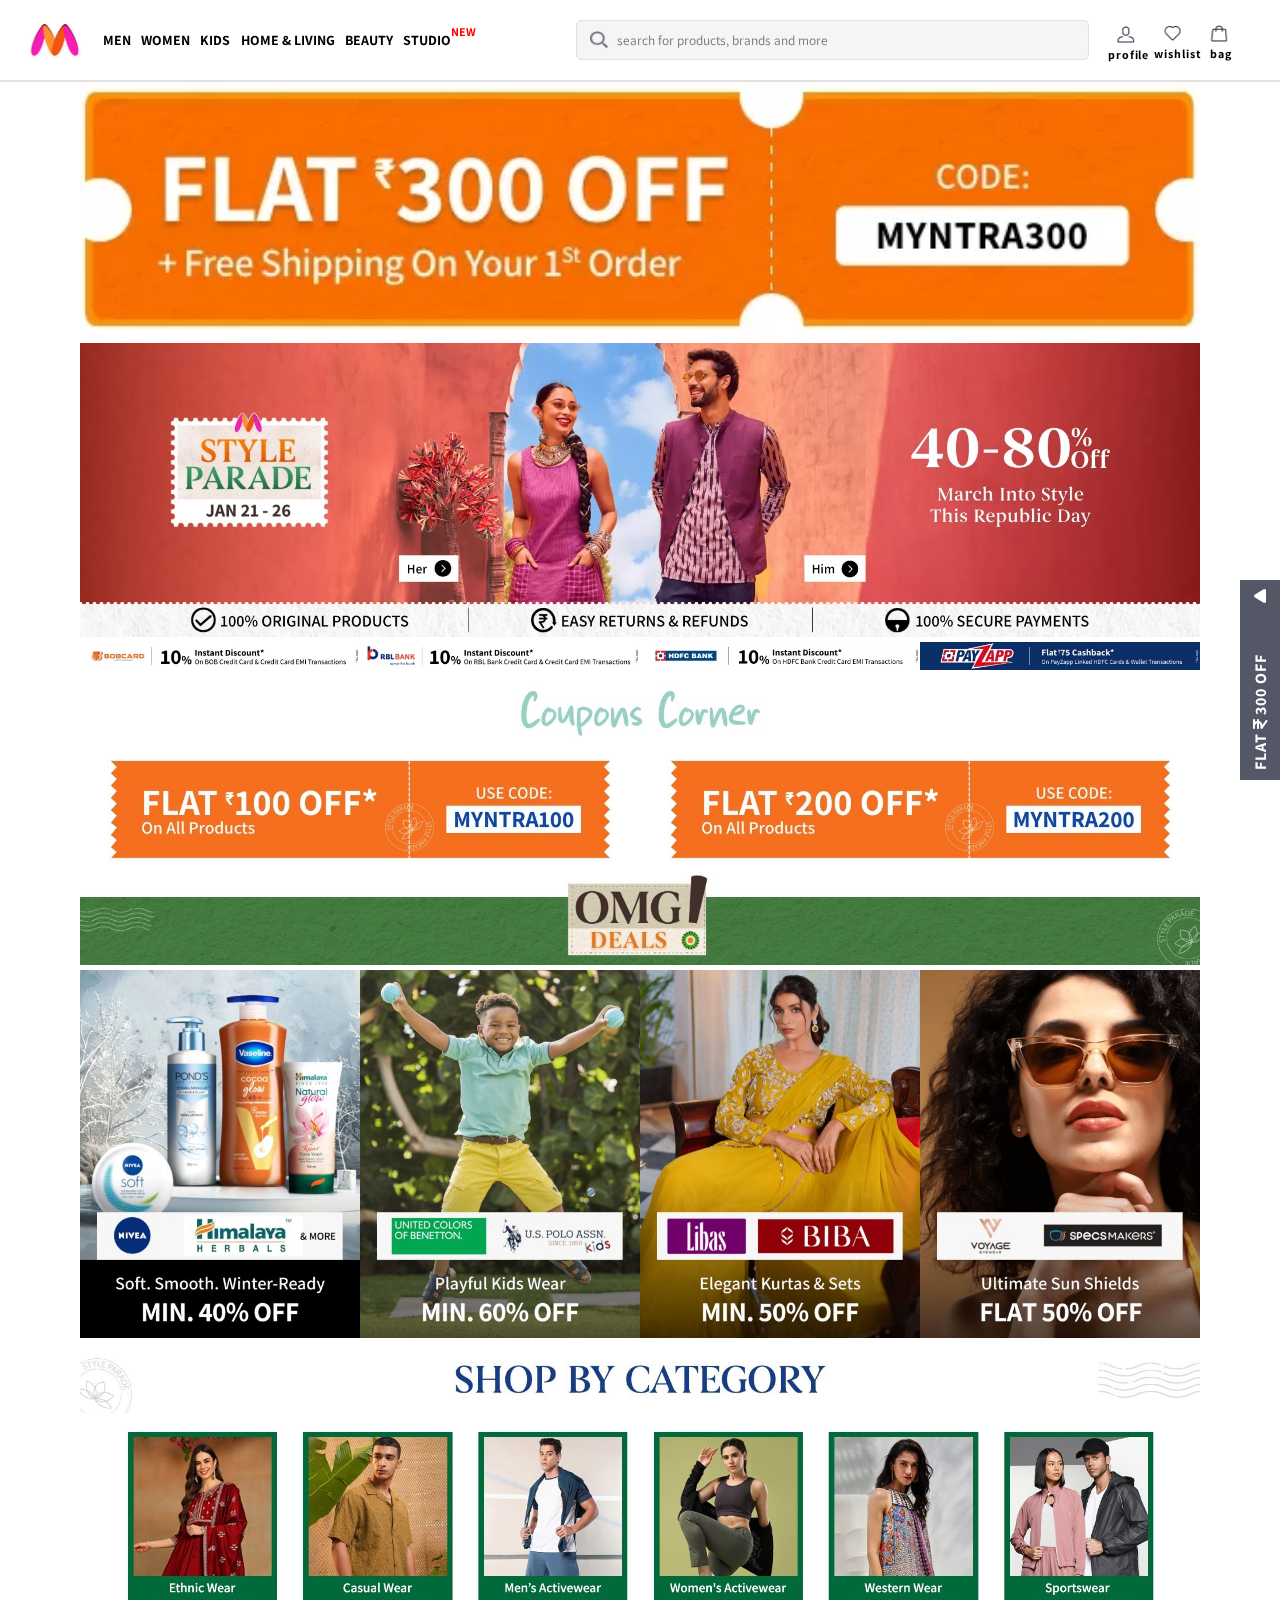
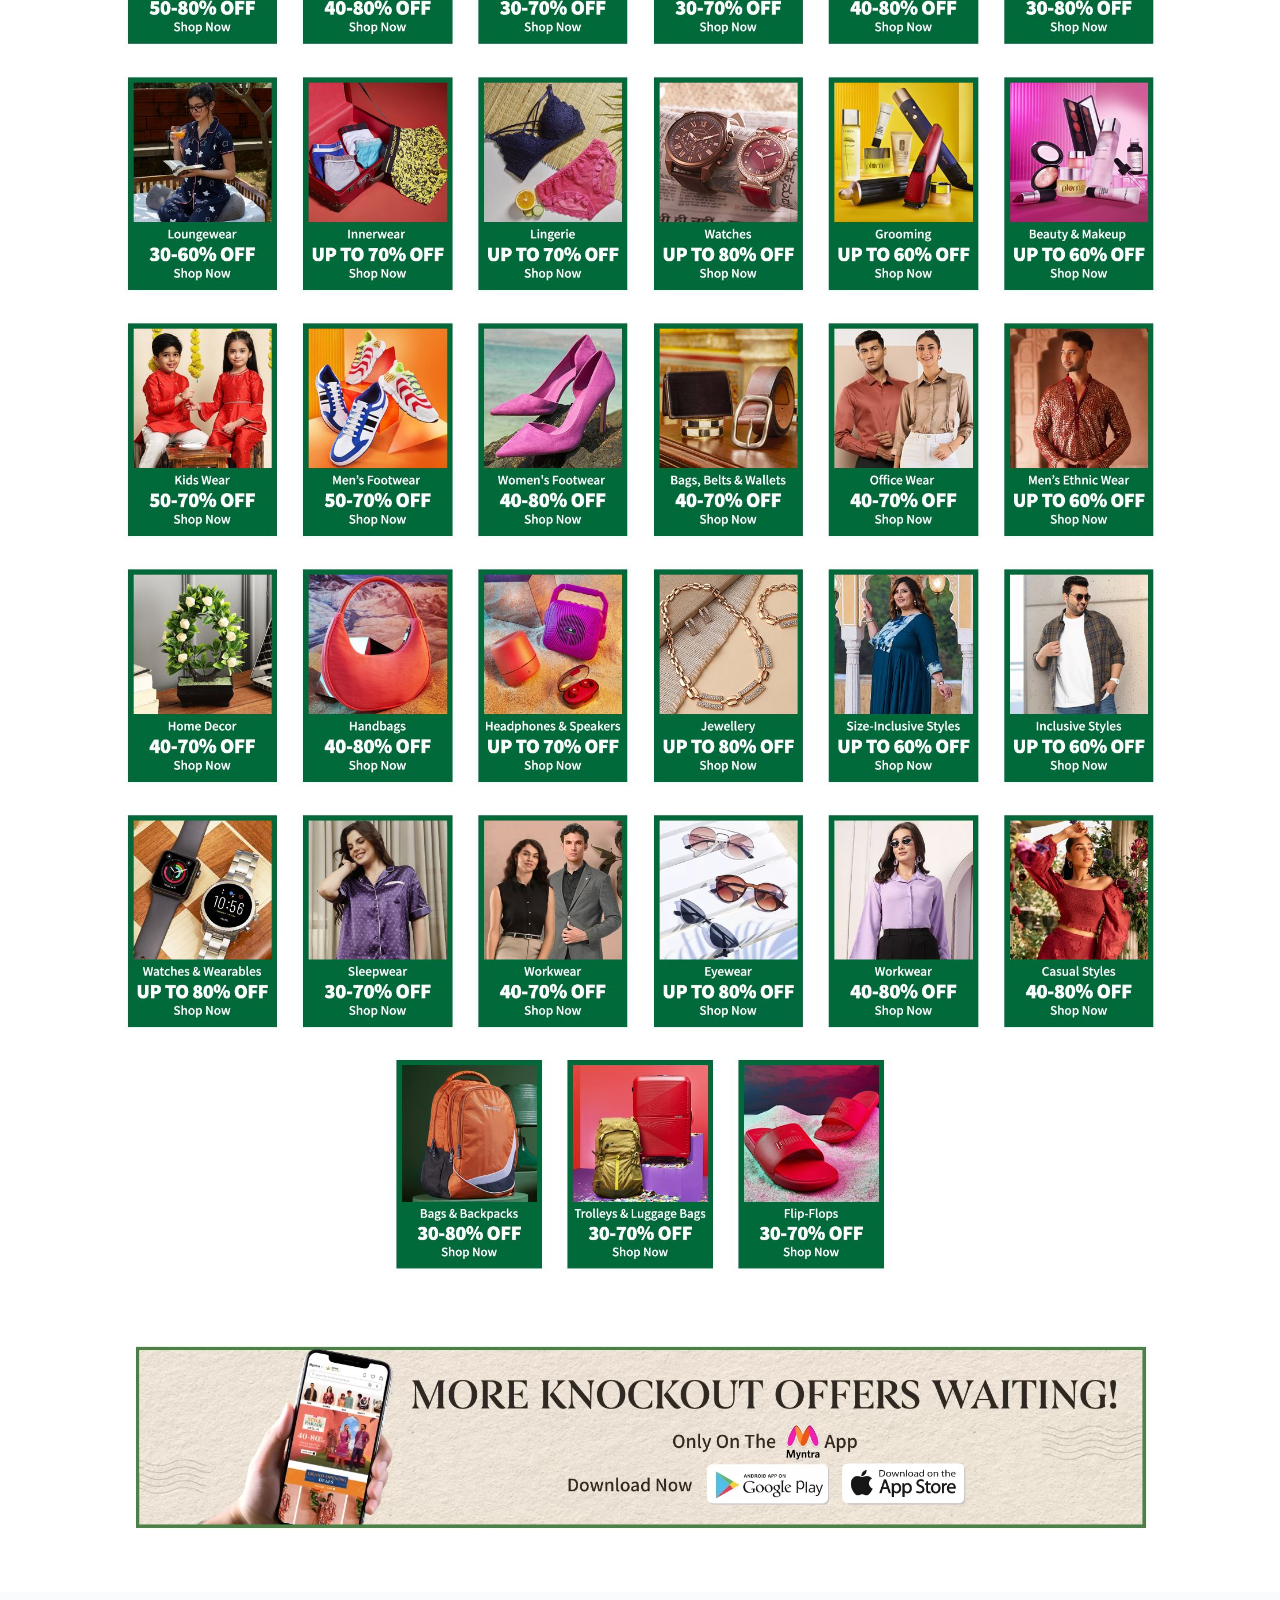
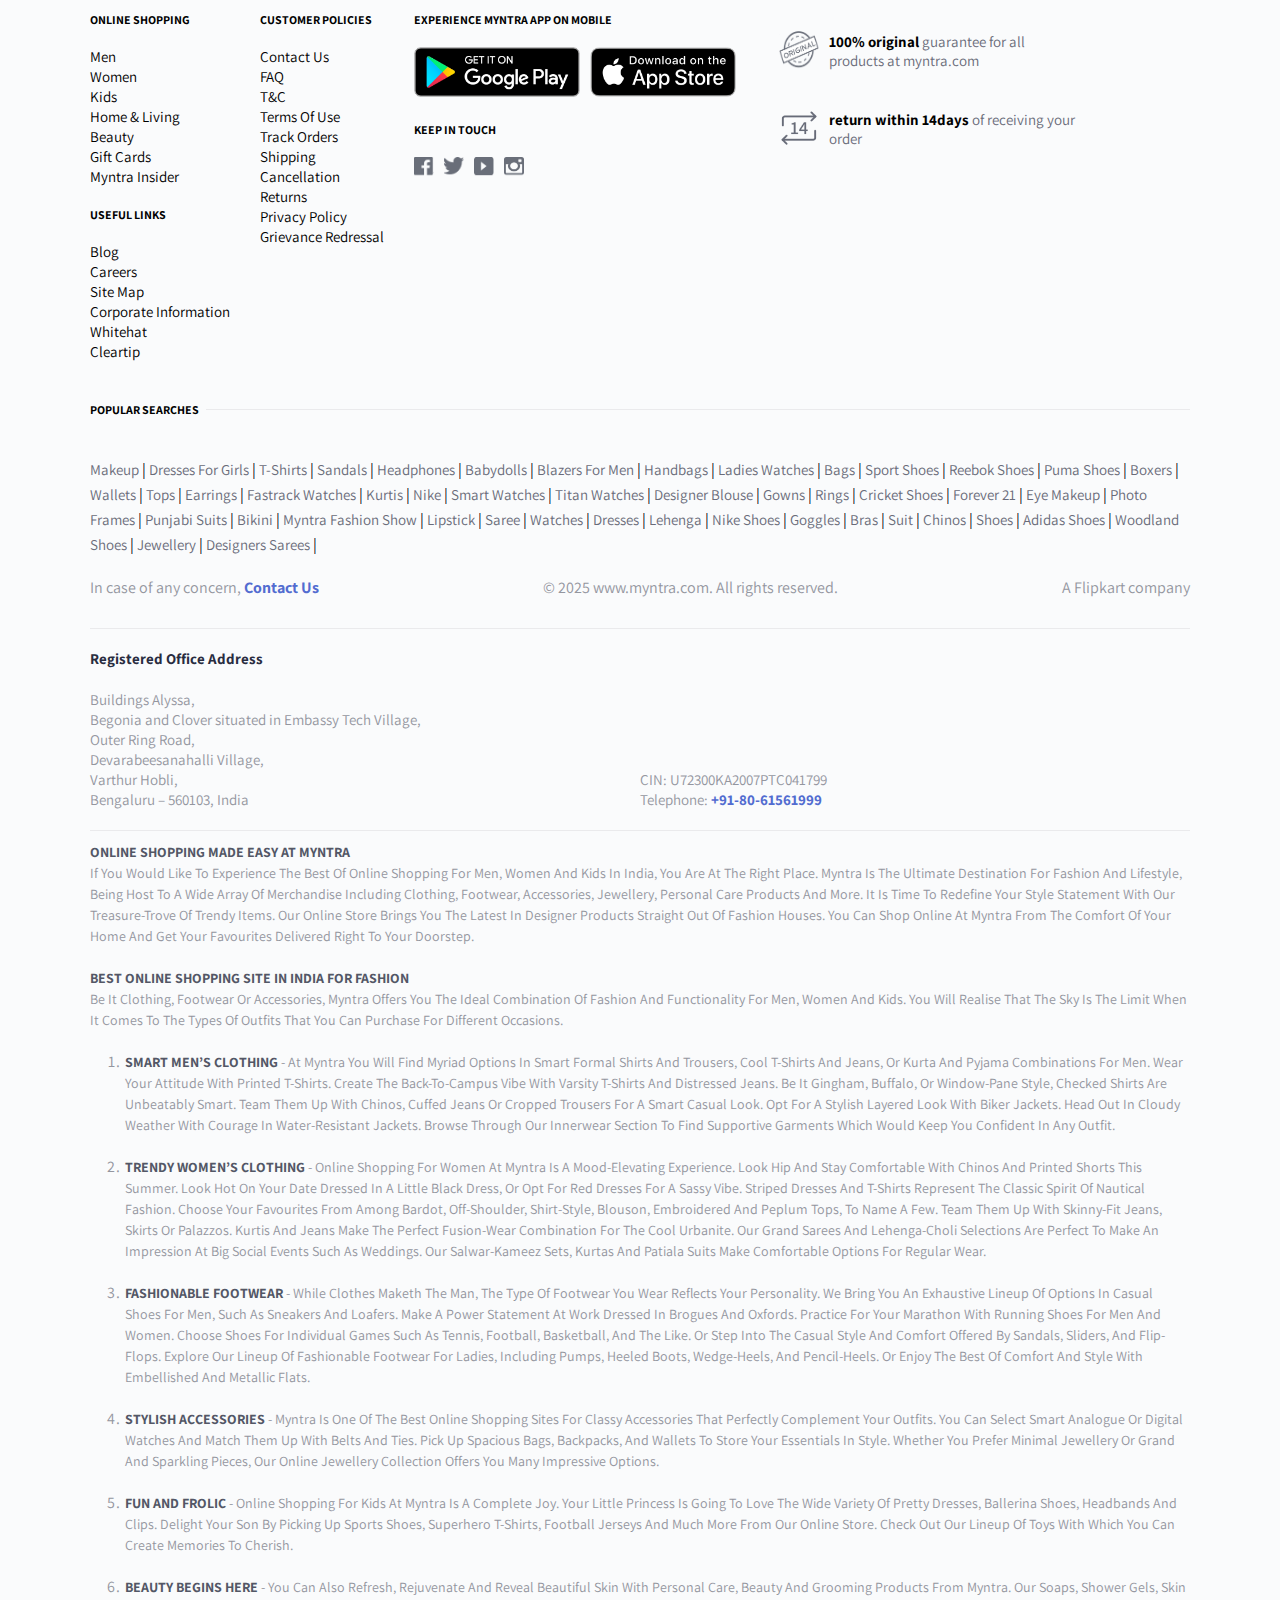
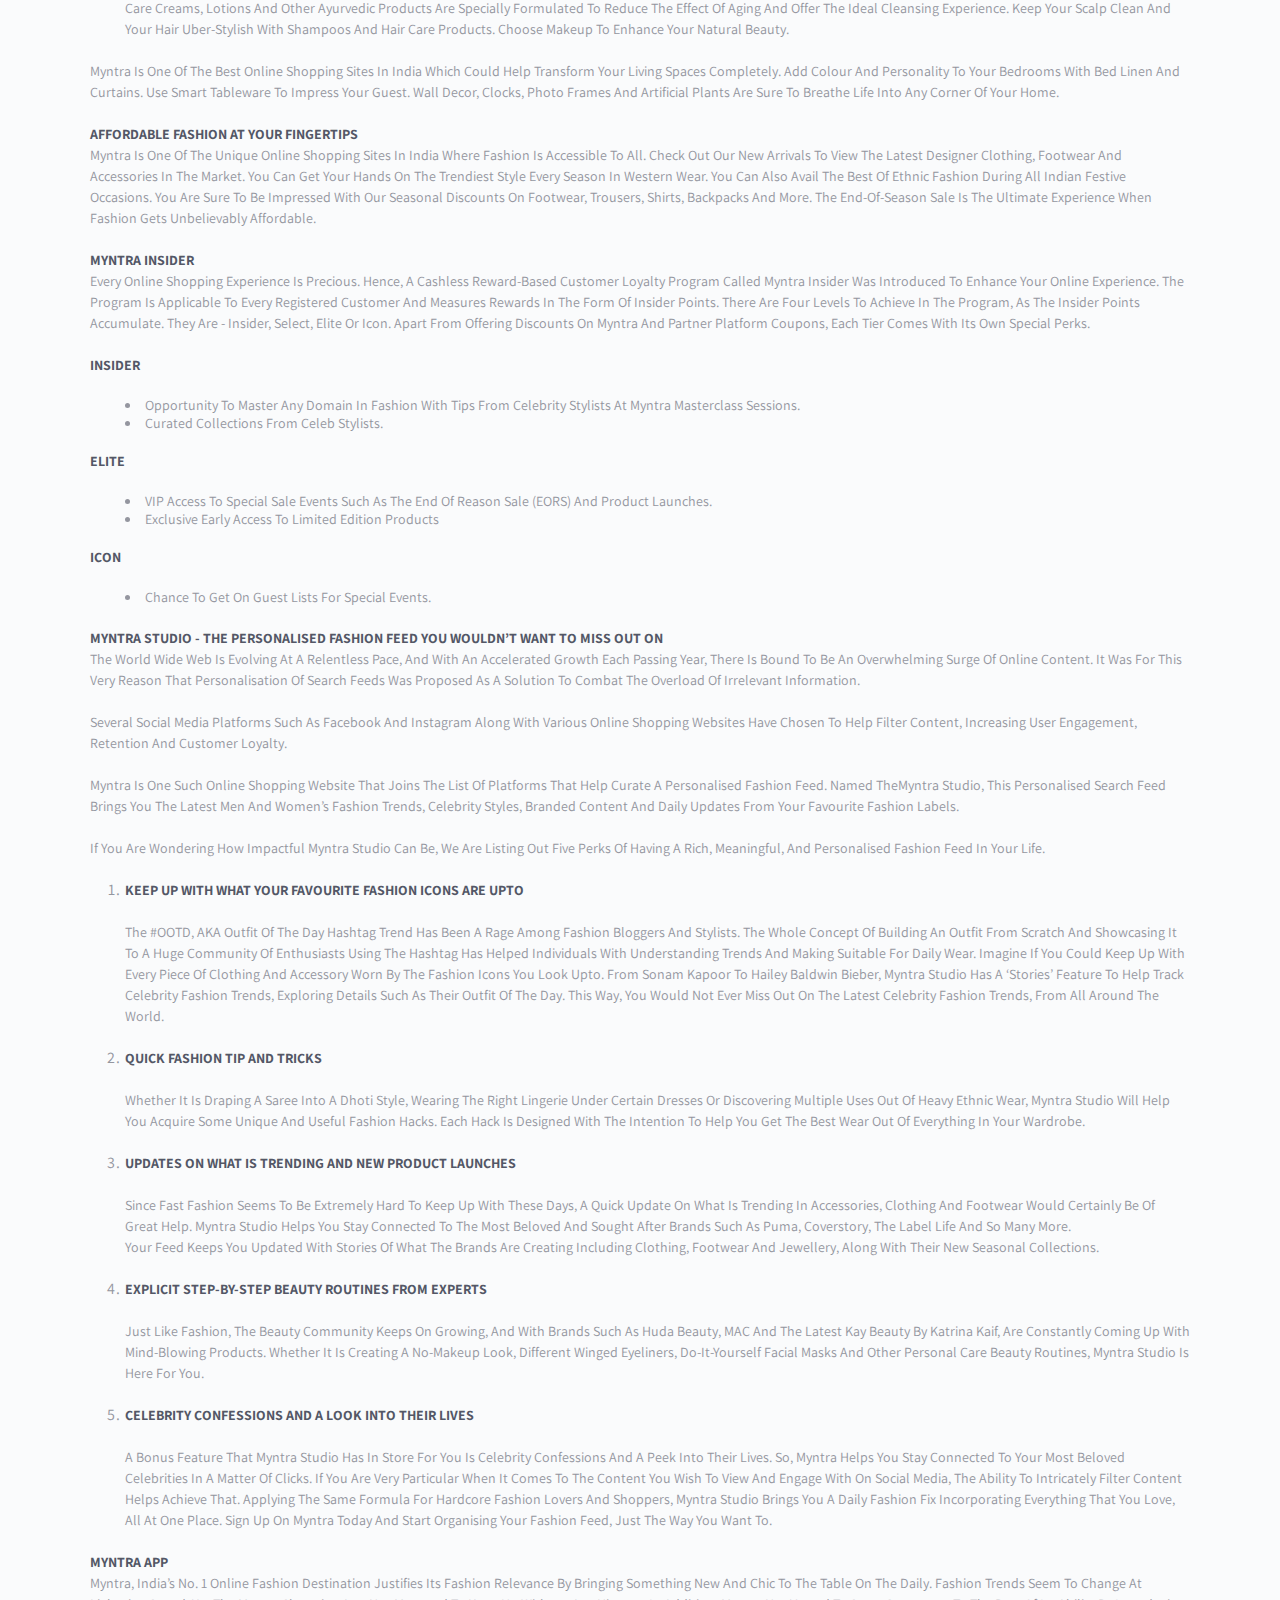
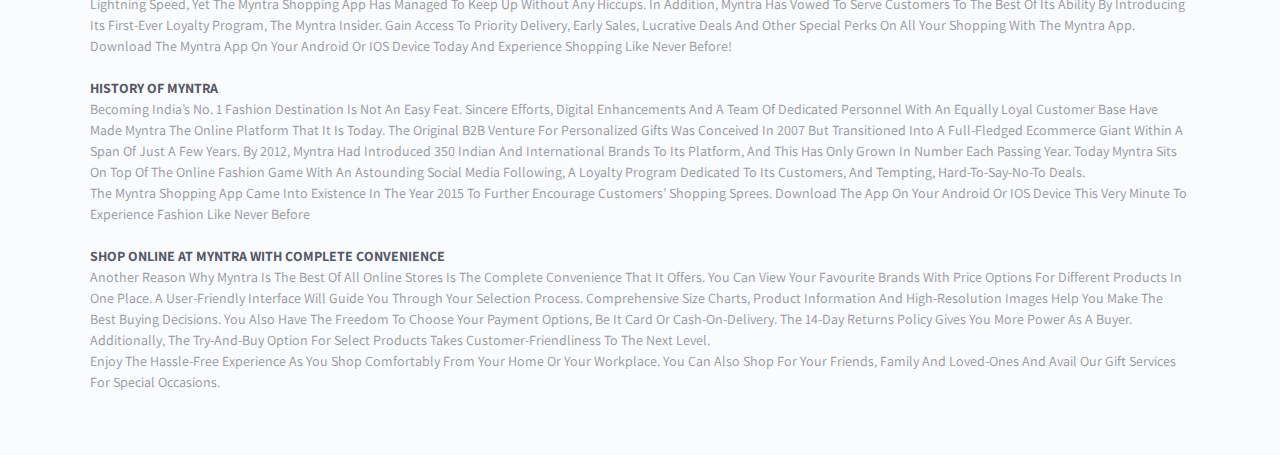
<file: index.html>
<!DOCTYPE html>
<html lang="en">

<head>
    <meta charset="UTF-8">
    <meta name="viewport" content="width=device-width, initial-scale=1.0">
    <title>myntra</title>
    <link rel="stylesheet" href="https://cdnjs.cloudflare.com/ajax/libs/font-awesome/6.7.2/css/all.min.css" integrity="sha512-Evv84Mr4kqVGRNSgIGL/F/aIDqQb7xQ2vcrdIwxfjThSH8CSR7PBEakCr51Ck+w+/U6swU2Im1vVX0SVk9ABhg==" crossorigin="anonymous" referrerpolicy="no-referrer" />
    <link rel="stylesheet" href="./css/style.css">
</head>

<body>
    <header>
        <a href="index.html">
            <div class="logo">
            </div>
        </a>

        <nav>
            <ul>
                <li><a href="#">Men</a>
                    <div class="menu">
                        <div class="innermenu">
                        <ul>
                            <li><span><a href="#">Topwear</a></span>
                                <ul>
                                    <a href="./menT-shirt.html"><li>T-shirt</li></a>
                                    <a href="#"><li>Casual Shirt</li></a>
                                    <a href="#"><li>Formal Shirt</li></a>
                                    <a href="#"><li>Sweatshirt</li></a>
                                    <a href="#"><li>sweaters</li></a>
                                    <a href="#"><li>Jacket</li></a>
                                    <a href="#"><li>Blazer & coats</li></a>
                                    <a href="#"><li>suits</li></a>
                                    <a href="#"><li>rain jackets</li></a>
                                </ul>
                            </li>
                            <hr>
                            <li><span><a href="#">Indian & festive wear</a></span>
                                <ul>
                                    <a href="#"><li>kurtas & kurta sets</li></a>
                                    <a href="#"><li>sherwanis</li></a>
                                    <a href="#"><li>nehru jackets</li></a>
                                    <a href="#"><li>dhotis</li></a>
                                </ul>
                            </li>
                        </ul>
                        <ul>
                            <li><span><a href="#">Bottomwear</a></span>
                                <ul>
                                    <a href="#"><li>jeans</li></a>
                                    <a href="#"><li>Casual Trousers</li></a>
                                    <a href="#"><li>Formal Trousers</li></a>
                                    <a href="#"><li>Shorts</li></a>
                                    <a href="#"><li>Track Pants & joggers</li></a>
                                </ul>
                            </li>
                            <hr>
                            <li><span><a href="#">Innerwear & sleepwear</a></span>
                                <ul>
                                    <a href="#"><li>briefs & trunks</li></a>
                                    <a href="#"><li>boxers</li></a>
                                    <a href="#"><li>vests</li></a>
                                    <a href="#"><li>sleepwear & loungwear</li></a>
                                    <a href="#"><li>thermals</li></a>
                                </ul>
                            </li>
                            <hr>
                            <li><span><a href="#">Plus size</a></span></li>
                        </ul>
                        <ul>
                            <li><span><a href="#">Footwear</a></span>
                                <ul>
                                    <a href="#"><li>casual shoes</li></a>
                                    <a href="#"><li>sports shoes</li></a>
                                    <a href="#"><li>formal shoes</li></a>
                                    <a href="#"><li>sneakers</li></a>
                                    <a href="#"><li>sandals & floaters</li></a>
                                    <a href="#"><li>flip flops</li></a>
                                    <a href="#"><li>socks</li></a>
                                </ul>
                            </li>
                            <hr>
                            <li><span><a href="#">Personal care & grooming</a></span></li>
                            <li><span><a href="#">Sunglasses & frames</a></span></li>
                            <li><span><a href="#">Watches</a></span></li>
                        </ul>
                        <ul>
                            <li><span><a href="#">Sports & active wear</a></span>
                                <ul>
                                    <a href="#"><li>sports shoes</li></a>
                                    <a href="#"><li>sports sandals</li></a>
                                    <a href="#"><li>active t-shirts</li></a>
                                    <a href="#"><li>track pants & shorts</li></a>
                                    <a href="#"><li>tracksuits</li></a>
                                    <a href="#"><li>jackets & Sweatshirt</li></a>
                                    <a href="#"><li>sports accessories</li></a>
                                    <a href="#"><li>swimwear</li></a>
                                </ul>
                            </li>
                            <hr>
                            <li><span><a href="#">Gadgets</a></span>
                                <ul>
                                    <a href="#"><li>smart wearables</li></a>
                                    <a href="#"><li>fitness gadgets</li></a>
                                    <a href="#"><li>headphones</li></a>
                                    <a href="#"><li>speakers</li></a>
                                </ul>
                            </li>
                        </ul>
                        <ul>
                            <li><span><a href="#">Fashion accessories</a></span>
                                <ul>
                                    <a href="#"><li>wallets</li></a>
                                    <a href="#"><li>belts</li></a>
                                    <a href="#"><li>perfumes & body mists</li></a>
                                    <a href="#"><li>trimmers</li></a>
                                    <a href="#"><li>deodorants</li></a>
                                    <a href="#"><li>ties, cufflinks & pocket squares</li></a>
                                    <a href="#"><li>accessory gift sets</li></a>
                                    <a href="#"><li>caps & hats</li></a>
                                    <a href="#"><li>muffers, scarves & gloves</li></a>
                                    <a href="#"><li>phone cases</li></a>
                                    <a href="#"><li>rings & wristwear</li></a>
                                    <a href="#"><li>helmets</li></a>
                                </ul>
                            </li>
                            <hr>
                            <li><span><a href="#">Bags & backpacks</a></span></li>
                            <li><span><a href="#">Luggage & trolleys</a></span></li>
                        </ul>

                        </div>
                    </div>
                </li>
                <li><a href="#">women</a>
                    <div class="menu">
                        <div class="innermenu">
                        <ul>
                            <li><span><a href="#">Indian & Fusion Wear</a></span>
                                <ul>
                                    <a href="#"><li>Kurtas & Suits</li></a>
                                    <a href="#"><li>Kurtis, Tunics & Tops</li></a>
                                    <a href="#"><li>Sarees</li></a>
                                    <a href="#"><li>Ethnic Wear</li></a>
                                    <a href="#"><li>Leggings, Salwars & Churidars</li></a>
                                    <a href="#"><li>Skirts & Palazzos</li></a>
                                    <a href="#"><li>Dress Materials</li></a>
                                    <a href="#"><li>Lehenga Cholis</li></a>
                                    <a href="#"><li>Dupattas & Shawls</li></a>
                                    <a href="#"><li>Jackets</li></a>

                                </ul>
                            </li>
                            <hr>
                            <li><span><a href="#">Belts, Scarves & More</a></span>
                                <ul>
                                    
                                </ul>
                            </li>
                            <li><span><a href="#">Watches & Wearables</a></span>
                        </ul>
                        <ul>
                            <li><span><a href="#">Western Wear</a></span>
                                <ul>
                                    <a href="#"><li>Dresses</li></a>
                                    <a href="#"><li>Tops</li></a>
                                    <a href="#"><li>Tshirts</li></a>
                                    <a href="#"><li>Jeans</li></a>
                                    <a href="#"><li>Trousers & Capris</li></a>
                                    <a href="#"><li>Shorts & Skirts</li></a>
                                    <a href="#"><li>Co-ords</li></a>
                                    <a href="#"><li>Playsuits</li></a>
                                    <a href="#"><li>Jumpsuits</li></a>
                                    <a href="#"><li>Shrugs</li></a>
                                    <a href="#"><li>Sweaters & Sweatshirts</li></a>
                                    <a href="#"><li>Jackets & Coats</li></a>
                                    <a href="#"><li>Blazers & Waistcoats</li></a>
                                </ul>
                            </li>
                            <hr>
                            <li><span><a href="#">Plus size</a></span></li>
                        </ul>
                        <ul>
                            <li><span><a href="#">maternity</a></span>
                                <ul>

                                </ul>
                            </li>
                            <li><span><a href="#">sunglasses & frames</a></span></li>
                            <li><span><a href="#">footwear</a></span>
                                <ul>
                                    <a href="#"><li>flats</li></a>
                                    <a href="#"><li>casual shoes</li></a>
                                    <a href="#"><li>heels</li></a>
                                    <a href="#"><li>boots</li></a>
                                    <a href="#"><li>sports shoes & floaters</li></a>
                                </ul>
                            </li>
                            <hr>
                            <li><span><a href="#">sports & active wear</a></span>
                                <ul>
                                    <a href="#"><li>clothing</li></a>
                                    <a href="#"><li>footwear</li></a>
                                    <a href="#"><li>sports accessories</li></a>
                                    <a href="#"><li>sports equipment</li></a>
                                </ul>
                            </li>
                        </ul>
                        <ul>
                            <li><span><a href="#">lingerie & sleepwear</a></span>
                                <ul>
                                    <a href="#"><li>bra</li></a>
                                    <a href="#"><li>briefs</li></a>
                                    <a href="#"><li>shapewear</li></a>
                                    <a href="#"><li>sleepwear & loungwear</li></a>
                                    <a href="#"><li>swimwear</li></a>
                                    <a href="#"><li>camisole & thermals</li></a>
                                </ul>
                            </li>
                            <hr>
                            <li><span><a href="#">beauty & personal care</a></span>
                                <ul>
                                    <a href="#"><li>makeup</li></a>
                                    <a href="#"><li>skincare</li></a>
                                    <a href="#"><li>premium beauty</li></a>
                                    <a href="#"><li>lipstick</li></a>
                                    <a href="#"><li>fragrances</li></a>
                                </ul>
                            </li>
                        </ul>
                        <ul>
                            <li><span><a href="#">Gadgets</a></span>
                                <ul>
                                    <a href="#"><li>smart wearables</li></a>
                                    <a href="#"><li>fitness gadgets</li></a>
                                    <a href="#"><li>headphones</li></a>
                                    <a href="#"><li>speakers</li></a>
                                </ul>
                            </li>
                            <hr>
                            <li><span><a href="#">jewellery</a></span>
                                <ul>
                                    <a href="#"><li>fashion jewellery</li></a>
                                    <a href="#"><li>fine jewellery</li></a>
                                    <a href="#"><li>earing</li></a>
                                </ul>
                            </li>
                            <hr>
                            <li><span><a href="#">backpacks</a></span></li>
                            <li><span><a href="#">handbags, bags & wallets</a></span></li>
                            <li><span><a href="#">Luggage & trolleys</a></span></li>
                        </ul>

                        </div>
                    </div>
                </li>
                <li><a href="#">kids</a>
                    <div class="menu">
                        <div class="innermenu">
                        <ul>
                            <li><span><a href="#">boy clothing</a></span>
                                <ul>
                                    <a href="#"><li>t-shirts</li></a>
                                    <a href="#"><li>shirts</li></a>
                                    <a href="#"><li>shorts</li></a>
                                    <a href="#"><li>jeans</li></a>
                                    <a href="#"><li>Trousers</li></a>
                                    <a href="#"><li>clothing sets</li></a>
                                    <a href="#"><li>ethnic Wear</li></a>
                                    <a href="#"><li>track pants & pyjamas</li></a>
                                    <a href="#"><li>jacket, sweater & sweatshirts</li></a>
                                    <a href="#"><li>party wear</li></a>
                                    <a href="#"><li>Innerwear & thermals</li></a>
                                    <a href="#"><li>nightwear & loungwear</li></a>
                                    <a href="#"><li>value packs</li></a>
                                </ul>
                            </li>
                        </ul>
                        <ul>
                            <li><span><a href="#">girls clothing</a></span>
                                <ul>
                                    <a href="#"><li>Dresses</li></a>
                                    <a href="#"><li>Tops</li></a>
                                    <a href="#"><li>Tshirts</li></a>
                                    <a href="#"><li>clothing sets</li></a>
                                    <a href="#"><li>lehenga choli</li></a>
                                    <a href="#"><li>kurta sets</li></a>
                                    <a href="#"><li>partywear</li></a>
                                    <a href="#"><li>dungarees & Jumpsuits</li></a>
                                    <a href="#"><li>skirts & shorts</li></a>
                                    <a href="#"><li>tights & Leggings</li></a>
                                    <a href="#"><li>jeans, Trousers & capris</li></a>
                                    <a href="#"><li>Jackets, sweater & sweatshirts</li></a>
                                    <a href="#"><li>Innerwear & thermals</li></a>
                                    <a href="#"><li>nightwear & loungwear</li></a>
                                    <a href="#"><li>value</li></a>
                                </ul>
                            </li>
                        </ul>
                        <ul>
                            <li><span><a href="#">footwear</a></span>
                                <ul>
                                    <a href="#"><li>casual shoes</li></a>
                                    <a href="#"><li>flipflops</li></a>
                                    <a href="#"><li>sports shoes</li></a>
                                    <a href="#"><li>flats</li></a>
                                    <a href="#"><li>sandals</li></a>
                                    <a href="#"><li>heels</li></a>
                                    <a href="#"><li>school shoes</li></a>
                                    <a href="#"><li>socks</li></a>
                                </ul>
                            </li>
                            <hr>
                            <li><span><a href="#">toys & games</a></span>
                                <ul>
                                    <a href="#"><li>learning & development</li></a>
                                    <a href="#"><li>activity toys</li></a>
                                    <a href="#"><li>soft toys</li></a>
                                    <a href="#"><li>action figure / play set</li></a>
                                </ul>
                            </li>
                        </ul>
                        <ul>
                            <li><span><a href="#">infants</a></span>
                                <ul>
                                    <a href="#"><li></li></a>
                                    <a href="#"><li></li></a>
                                    <a href="#"><li></li></a>
                                    <a href="#"><li></li></a>
                                    <a href="#"><li></li></a>
                                    <a href="#"><li></li></a>
                                </ul>
                            </li>
                            <hr>
                            <li><span><a href="#">beauty & personal care</a></span>
                                <ul>
                                    <a href="#"><li>makeup</li></a>
                                    <a href="#"><li>skincare</li></a>
                                    <a href="#"><li>premium beauty</li></a>
                                    <a href="#"><li>lipstick</li></a>
                                    <a href="#"><li>fragrances</li></a>
                                </ul>
                            </li>
                        </ul>
                        <ul>
                            <li><span><a href="#">Gadgets</a></span>
                                <ul>
                                    <a href="#"><li>smart wearables</li></a>
                                    <a href="#"><li>fitness gadgets</li></a>
                                    <a href="#"><li>headphones</li></a>
                                    <a href="#"><li>speakers</li></a>
                                </ul>
                            </li>
                            <hr>
                            <li><span><a href="#">jewellery</a></span>
                                <ul>
                                    <a href="#"><li>fashion jewellery</li></a>
                                    <a href="#"><li>fine jewellery</li></a>
                                    <a href="#"><li>earing</li></a>
                                </ul>
                            </li>
                            <hr>
                            <li><span><a href="#">backpacks</a></span></li>
                            <li><span><a href="#">handbags, bags & wallets</a></span></li>
                            <li><span><a href="#">Luggage & trolleys</a></span></li>
                        </ul>

                        </div>
                    </div>
                </li>
                <li><a href="#">home & living</a>
                    <div class="menu">
                        <div class="innermenu">
                        <ul>
                            <li><span><a href="#">bed linen & furnishing</a></span>
                                <ul>
                                    <a href="#"><li>bed runners</li></a>
                                    <a href="#"><li>mattress protectors</li></a>
                                    <a href="#"><li>badsheets</li></a>
                                    <a href="#"><li>bedding sets</li></a>
                                    <a href="#"><li>blankets, quilts & dohars</li></a>
                                    <a href="#"><li>pillows & pillow covers</li></a>
                                    <a href="#"><li>bed covers</li></a>
                                    <a href="#"><li>diwan sets</li></a>
                                    <a href="#"><li>chair pads & covers</li></a>
                                    <a href="#"><li>sofa covers</li></a>
                                </ul>
                            </li>
                            <hr>
                            <li><span><a href="#">flooring</a></span>
                                <ul>
                                    <a href="#"><li>floor runners</li></a>
                                    <a href="#"><li>carpets</li></a>
                                    <a href="#"><li>floor mats & dhurries</li></a>
                                    <a href="#"><li>door mats</li></a>
                                </ul>
                            </li>
                        </ul>
                        <ul>
                            <li><span><a href="#">bath</a></span>
                                <ul>
                                    <a href="#"><li>bath towels</li></a>
                                    <a href="#"><li>hand & face towels</li></a>
                                    <a href="#"><li>beach towels</li></a>
                                    <a href="#"><li>towels set</li></a>
                                    <a href="#"><li>bath rugs</li></a>
                                    <a href="#"><li>bath robes</li></a>
                                    <a href="#"><li>bathroom accessories</li></a>
                                    <a href="#"><li>shower curtains</li></a>
                                </ul>
                            </li>
                            <hr>
                            <li><span><a href="#">lamps & lighting</a></span>
                                <ul>
                                    <a href="#"><li>floor lamps</li></a>
                                    <a href="#"><li>ceiling lamps</li></a>
                                    <a href="#"><li>table lamps</li></a>
                                    <a href="#"><li>wall lamps</li></a>
                                    <a href="#"><li>outdoor lamps</li></a>
                                    <a href="#"><li>string lights</li></a>
                                </ul>
                            </li>
                        </ul>
                        <ul>
                            <li><span><a href="#">home decor</a></span>
                                <ul>
                                    <a href="#"><li>plants & planters</li></a>
                                    <a href="#"><li>aromas & candles</li></a>
                                    <a href="#"><li>clocks</li></a>
                                    <a href="#"><li>mirror</li></a>
                                    <a href="#"><li>wall decor</li></a>
                                    <a href="#"><li>festive decor</li></a>
                                    <a href="#"><li>pooja essentials</li></a>
                                    <a href="#"><li>wall shelves</li></a>
                                    <a href="#"><li>fountains</li></a>
                                    <a href="#"><li>showpieces & vases</li></a>
                                    <a href="#"><li>ottoman</li></a>
                                </ul>
                            </li>
                            <hr>
                            <li><span><a href="#">cushions & cushion covers</a></span></li>
                            <li><span><a href="#">curtains</a></span></li>
                        </ul>
                        <ul>
                            <li><span><a href="#">furniture</a></span></li>
                            <li><span><a href="#">home gift sets</a></span></li>
                            <li><span><a href="#">kitchen & table</a></span>
                                <ul>
                                    <a href="#"><li>table runners</li></a>
                                    <a href="#"><li>dinnerware & serveware</li></a>
                                    <a href="#"><li>cups & mugs</li></a>
                                    <a href="#"><li>bakeware & cookware</li></a>
                                    <a href="#"><li>kitchen storage & tools</li></a>
                                    <a href="#"><li>bar & drinkware</li></a>
                                    <a href="#"><li>table covers & furnishings</li></a>
                                </ul>
                            </li>
                        </ul>
                        <ul>
                            <li><span><a href="#">storage</a></span>
                                <ul>
                                    <a href="#"><li>bins</li></a>
                                    <a href="#"><li>hangers</li></a>
                                    <a href="#"><li>organisers</li></a>
                                    <a href="#"><li>hooks & holders</li></a>
                                    <a href="#"><li>laundry bags</li></a>
                                </ul>
                            </li>
                        </ul>
                        </div>
                    </div>
                </li>
                <li><a href="#">beauty</a>
                    <div class="menu">
                        <div class="innermenu">
                        <ul>
                            <li><span><a href="#">Makeup</a></span>
                                <ul>
                                    <a href=#><li>Lipstick</li></a>
                                    <a href=#><li>Lip Gloss</li></a>
                                    <a href=#><li>Lip Liner</li></a>
                                    <a href=#><li>Mascara</li></a>
                                    <a href=#><li>Eyeliner</li></a>
                                    <a href=#><li>Kajal</li></a>
                                    <a href=#><li>Eyeshadow</li></a>
                                    <a href=#><li>Foundation</li></a>
                                    <a href=#><li>Primer</li></a>
                                    <a href=#><li>Concealer</li></a>
                                    <a href=#><li>Compact</li></a>
                                    <a href=#><li>Nail Polish</li></a>
                                </ul>
                            </li>
                        </ul>
                        <ul>
                            <li><span><a href="#">Skincare, Bath & Body</a></span>
                                <ul>
                                    <a href=#><li>Face Moisturiser</li></a>
                                    <a href=#><li>Cleanser</li></a>
                                    <a href=#><li>Masks & Peel</li></a>
                                    <a href=#><li>Sunscreen</li></a>
                                    <a href=#><li>Serum</li></a>
                                    <a href=#><li>Face Wash</li></a>
                                    <a href=#><li>Eye Cream</li></a>
                                    <a href=#><li>Lip Balm</li></a>
                                    <a href=#><li>Body Lotion</li></a>
                                    <a href=#><li>Body Wash</li></a>
                                    <a href=#><li>Body Scrub</li></a>
                                    <a href=#><li>Hand Cream</li></a>
                                </ul>
                            </li>
                            <hr>
                            <li><span><a href="#">baby care</a></span></li>
                            <li><span><a href="#">masks</a></span></li>
                        </ul>
                        <ul>
                            <li><span><a href="#">Haircare</a></span>
                                <ul>
                                    <a href=#><li>Shampoo</li></a>
                                    <a href=#><li>Conditioner</li></a>
                                    <a href=#><li>Hair Cream</li></a>
                                    <a href=#><li>Hair Oil</li></a>
                                    <a href=#><li>Hair Gel</li></a>
                                    <a href=#><li>Hair Color</li></a>
                                    <a href=#><li>Hair Serum</li></a>
                                    <a href=#><li>Hair Accessory</li></a>
                                </ul>
                            </li>
                            <hr>
                            <li><span><a href="#">Fragrances</a></span>
                                <ul>
                                    <a href=#><li>Perfume</li></a>
                                    <a href=#><li>Deodorant</li></a>
                                    <a href=#><li>Body Mist</li></a>
                                </ul>
                            </li>
                        </ul>
                        <ul>
                            <li><span><a href="#">Appliances</a></span>
                                <ul>
                                    <a href=#><li>Hair Straightener</li></a>
                                    <a href=#><li>Hair Dryer</li></a>
                                    <a href=#><li>Epilator</li></a>
                                </ul>
                            </li>
                            <hr>
                            <li><span><a href="#">Men's Grooming</a></span>
                                <ul>
                                    <a href=#><li>Trimmers</li></a>
                                    <a href=#><li>Beard Oil</li></a>
                                    <a href=#><li>Hair Wax</li></a>
                                </ul>
                            </li>
                            <hr>
                            <li><span><a href="#">Beauty Gift & Makeup Set</a></span>
                                <ul>
                                    <a href=#><li>Beauty Gift</li></a>
                                    <a href=#><li>Makeup Kit</li></a>
                                </ul>
                            </li>
                            <hr>
                            <li><span><a href="#">Premium Beauty</a></span></li>
                            <li><span><a href="#">Wellness & Hygiene</a></span></li>
                        </ul>
                        <ul>
                            <li><span><a href="#">Top Brands</a></span>
                                <ul>
                                    <a href=#><li></li></a>
                                    <a href=#><li>Lakme</li></a>
                                    <a href=#><li>Maybelline</li></a>
                                    <a href=#><li>LOreal</li></a>
                                    <a href=#><li>Philips</li></a>
                                    <a href=#><li>Bath & Body Works</li></a>
                                    <a href=#><li>THE BODY SHOP</li></a>
                                    <a href=#><li>Biotique</li></a>
                                    <a href=#><li>Mamaearth</li></a>
                                    <a href=#><li>MCaffeine</li></a>
                                    <a href=#><li>Nivea</li></a>
                                    <a href=#><li>Lotus Herbals</li></a>
                                    <a href=#><li>LOreal Professionnel</li></a>
                                    <a href=#><li>KAMA AYURVEDA</li></a>
                                    <a href=#><li>M.A.C</li></a>
                                    <a href=#><li>Forest Essentials</li></a>
                                </ul>
                            </li>
                        </ul>

                        </div>
                    </div>
                </li>
                <li><a href="#">studio</a><sup>new</sup>
                    <div class="studio">
                        <div class="studio-body">
                            <img src="./Images/studio-logo-new.svg" alt="N/A">
                            <p>Your daily inspiration for everything fashion</p>
                            <img src="./Images/sudio-nav-banner.png" alt="N/A">
                        </div>
                    </div>
                </li>
            </ul>
        </nav>
        <div class="search">

            <input type="text" placeholder="search for products, brands and more">
            <img src="./Images/search.png" alt="">
        </div>
        <div class="user">
            <a href="#">
                <div class="profile">
                    <div class="text">profile</div>
                </div>
            </a>
            <a href="#">
                <div class="wishlist">
                    <div class="text">wishlist</div>
                </div>
            </a>
            <a href="#">
                <div class="bag">
                    <div class="text">bag</div>
                </div>
            </a>

        </div>



    </header>
    <div class=" FreeShippingBanner-sidebar">
        <div class="text">FLAT <i class="fa-solid fa-indian-rupee-sign"></i> 300 OFF</div>
        <div class="arrow"><i class="fa-sharp fa-solid fa-play"></i></div>
    </div>
    <main>
        <div class="Flat-300">
            <a href="#"><img src="./Images/300coupon.jpg" alt="N/A"></a>
        </div>
        <div class="himher">
            <div class="her">
                <a href="#"><img src="./Images/her.jpg" alt="N/A"></a>
            </div>
            <div class="him">
                <a href="#"><img src="./Images/him.jpg" alt="N/A"></a>
            </div>
        </div>
        <div class="bank-offers">
            <div class="offer"><a href="#"><img src="./Images/discount1.jpg" alt="N/A"></a></div>
            <div class="offer"><a href="#"><img src="./Images/discount2.jpg" alt="N/A"></a></div>
            <div class="offer"><a href="#"><img src="./Images/discount3.jpg" alt="N/A"></a></div>
            <div class="offer"><a href="#"><img src="./Images/discount4.jpg" alt="N/A"></a></div>
        </div>
        <div class="coupon-corner">
            <a href="#"><img src="./Images/coupon corner.jpg" alt="N/A"></a>
        </div>
        <div class="coupons">
            <div class="coupon"><a href="#"><img src="./Images/flat100.jpg" alt="N/A"></a></div>
            <div class="coupon"><a href="#"><img src="./Images/flat200.jpg" alt="N/A"></a></div>
        </div>
        <div class="omgdeals">
            <a href="#"><img src="./Images/omgdeals.jpg" alt="N/A"></a>
        </div>
        <div class="sliders">
            <div class="slider-image">
                <a href="#"><img src="./Images/slider1.jpg" alt="N/A"></a>
                <a href="#"><img src="./Images/slider2.jpg" alt="N/A"></a>
                <a href="#"><img src="./Images/slider3.jpg" alt="N/A"></a>
                <a href="#"><img src="./Images/slider4.jpg" alt="N/A"></a>
            </div>
        </div>
        <div class="shopbycatagory">
            <a href="#"><img src="./Images/shopbycatagory.jpg" alt="N/A"></a>
        </div>
        <div class="catagory">
            <div class="catagory-image">
                <div class="images"><a href="#"><img src="./Images/1.jpg" alt="N/A"></a></div>
                <div class="images"><a href="#"><img src="./Images/2.jpg" alt="N/A"></a></div>
                <div class="images"><a href="#"><img src="./Images/3.jpg" alt="N/A"></a></div>
                <div class="images"><a href="#"><img src="./Images/4.jpg" alt="N/A"></a></div>
                <div class="images"><a href="#"><img src="./Images/5.jpg" alt="N/A"></a></div>
                <div class="images"><a href="#"><img src="./Images/6.jpg" alt="N/A"></a></div>
                <div class="images"><a href="#"><img src="./Images/7.jpg" alt="N/A"></a></div>
                <div class="images"><a href="#"><img src="./Images/8.jpg" alt="N/A"></a></div>
                <div class="images"><a href="#"><img src="./Images/9.jpg" alt="N/A"></a></div>
                <div class="images"><a href="#"><img src="./Images/10.jpg" alt="N/A"></a></div>
                <div class="images"><a href="#"><img src="./Images/11.jpg" alt="N/A"></a></div>
                <div class="images"><a href="#"><img src="./Images/12.jpg" alt="N/A"></a></div>
                <div class="images"><a href="#"><img src="./Images/13.jpg" alt="N/A"></a></div>
                <div class="images"><a href="#"><img src="./Images/14.jpg" alt="N/A"></a></div>
                <div class="images"><a href="#"><img src="./Images/15.jpg" alt="N/A"></a></div>
                <div class="images"><a href="#"><img src="./Images/16.jpg" alt="N/A"></a></div>
                <div class="images"><a href="#"><img src="./Images/17.jpg" alt="N/A"></a></div>
                <div class="images"><a href="#"><img src="./Images/18.jpg" alt="N/A"></a></div>
                <div class="images"><a href="#"><img src="./Images/19.jpg" alt="N/A"></a></div>
                <div class="images"><a href="#"><img src="./Images/20.jpg" alt="N/A"></a></div>
                <div class="images"><a href="#"><img src="./Images/21.jpg" alt="N/A"></a></div>
                <div class="images"><a href="#"><img src="./Images/22.jpg" alt="N/A"></a></div>
                <div class="images"><a href="#"><img src="./Images/23.jpg" alt="N/A"></a></div>
                <div class="images"><a href="#"><img src="./Images/24.jpg" alt="N/A"></a></div>
                <div class="images"><a href="#"><img src="./Images/25.jpg" alt="N/A"></a></div>
                <div class="images"><a href="#"><img src="./Images/26.jpg" alt="N/A"></a></div>
                <div class="images"><a href="#"><img src="./Images/27.jpg" alt="N/A"></a></div>
                <div class="images"><a href="#"><img src="./Images/28.webp" alt="N/A"></a></div>
                <div class="images"><a href="#"><img src="./Images/29.jpg" alt="N/A"></a></div>
                <div class="images"><a href="#"><img src="./Images/30.jpg" alt="N/A"></a></div>
            </div>
            <div class="last-catagory-image">
                <div class="images"><a href="#"><img src="./Images/31.jpg" alt="N/A"></div></a>
                <div class="images"><a href="#"><img src="./Images/32.jpg" alt="N/A"></div></a>
                <div class="images"><a href="#"><img src="./Images/33.jpg" alt="N/A"></div></a>
            </div>
        </div>
        <div class="catagory-below-banner">
            <a href="#"><img src="./Images/catagory-below-banner.png" alt="N/A"></a>
        </div>
    </main>
    <footer>
        <div class="container">
            <div class="social-media-box">
                <ul>
                    <li>
                        <a href="#"><p>online shopping</p></a>
                            <ul>
                            <a href="#"><li>men</li></a>
                            <a href="#"><li>women</li></a>
                            <a href="#"><li>kids</li></a>
                            <a href="#"><li>home & living</li></a>
                            <a href="#"><li>beauty</li></a>
                            <a href="#"><li>gift cards</li></a>
                            <a href="#"><li>myntra insider</li></a>
                            </ul>
                        <p>useful links</p>
                            <ul>
                                <a href="#"><li>blog</li></a>
                                <a href="#"><li>careers</li></a>
                                <a href="#"><li>site map</li></a>
                                <a href="#"><li>corporate information</li></a>
                                <a href="#"><li>whitehat</li></a>
                                <a href="#"><li>cleartip</li></a>
                            </ul>
                    </li>
                    <li><p>customer policies</p>
                        <ul>
                            <a href="#"><li>contact us</li></a>
                            <a href="#"><li>FAQ</li></a>
                            <a href="#"><li>t&c</li></a>
                            <a href="#"><li>terms of use</li></a>
                            <a href="#"><li>track orders</li></a>
                            <a href="#"><li>shipping</li></a>
                            <a href="#"><li>cancellation</li></a>
                            <a href="#"><li>returns</li></a>
                            <a href="#"><li>privacy policy</li></a>
                            <a href="#"><li>grievance redressal</li></a>
                        </ul>
                    </li>
                    <li><p>experience myntra app on mobile</p>
                        <div class="images">
                            <a href="#"><img src="./Images/80cc455a-92d2-4b5c-a038-7da0d92af33f1539674178924-google_play.png" alt="N/A"></a>
                            <a href="#"><img src="./Images/bc5e11ad-0250-420a-ac71-115a57ca35d51539674178941-apple_store.png" alt="N/A"></a>
                        </div>
                        <div class="keep-in-touch">
                            <p>keep in touch</p>
                            <div class="icons">
                                <a href="#"><img src="./Images/facebook.png" alt="N/A"></a>
                                <a href="#"><img src="./Images/twitter.png" alt="N/A"></a>
                                <a href="#"><img src="./Images/youtube.png" alt="N/A"></a>
                                <a href="#"><img src="./Images/insta.png" alt="N/A"></a>
                            </div>
                        </div>
                    </li>
                    <li><p></p>
                        <div class="box">
                            <img src="./Images/original.png" alt="N/A">
                            <p><b>100% ORIGINAL</b> guarantee for all products at myntra.com</p>
                        </div>
                        <div class="box">
                            <img src="./Images/arrow.png" alt="N/A">
                            <p><b>Return within 14days</b> of receiving your order</p>
                        </div>
                    
                    </li>
                </ul>
            </div>
            <div class="popular-searches">
                <div class="heading">
                    <div class="heading-text">popular searches</div>
                    <div class="line"></div>
                </div>
                <div class="search-links">
                    <a href="#">Makeup</a> |
                    <a href="#">Dresses For Girls</a> |
                    <a href="#">T-Shirts  </a> |
                    <a href="#">Sandals  </a> |
                    <a href="#">Headphones  </a> |
                    <a href="#">Babydolls  </a> |
                    <a href="#">Blazers For Men  </a> |
                    <a href="#">Handbags  </a> |
                    <a href="#">Ladies Watches  </a> |
                    <a href="#">Bags  </a> |
                    <a href="#">Sport Shoes  </a> |
                    <a href="#">Reebok Shoes  </a> |
                    <a href="#">Puma Shoes  </a> |
                    <a href="#">Boxers  </a> |
                    <a href="#">Wallets  </a> |
                    <a href="#">Tops  </a> |
                    <a href="#">Earrings  </a> |
                    <a href="#">Fastrack Watches  </a> |
                    <a href="#">Kurtis  </a> |
                    <a href="#">Nike  </a> |
                    <a href="#">Smart Watches  </a> |
                    <a href="#">Titan Watches  </a> |
                    <a href="#">Designer Blouse  </a> |
                    <a href="#">Gowns  </a> |
                    <a href="#">Rings  </a> |
                    <a href="#">Cricket Shoes  </a> |
                    <a href="#">Forever 21  </a> |
                    <a href="#">Eye Makeup  </a> |
                    <a href="#">Photo Frames  </a> |
                    <a href="#">Punjabi Suits  </a> |
                    <a href="#">Bikini  </a> |
                    <a href="#">Myntra Fashion Show  </a> |
                    <a href="#">Lipstick  </a> |
                    <a href="#">Saree  </a> |
                    <a href="#">Watches  </a> |
                    <a href="#">Dresses  </a> |
                    <a href="#">Lehenga  </a> |
                    <a href="#">Nike Shoes  </a> |
                    <a href="#">Goggles  </a> |
                    <a href="#">Bras  </a> |
                    <a href="#">Suit  </a> |
                    <a href="#">Chinos  </a> |
                    <a href="#">Shoes  </a> |
                    <a href="#">Adidas Shoes  </a> |
                    <a href="#">Woodland Shoes  </a> |
                    <a href="#">Jewellery  </a> |
                    <a href="#">Designers Sarees</a> |
                </div>
                <div class="contact-us">
                    <div class="contactus">In case of any concern, <a href="#">Contact Us</a></div>
                    <div class="copyright">© 2025 www.myntra.com. All rights reserved.</div>
                    <div class="company-info">A Flipkart company</div>
                </div>
            </div>
            <div class="line"></div>
            <div class="Registered-office">
                <div class="office-address">
                    <p>Registered Office Address</p>
                    <br>
                    <p>Buildings Alyssa,<br>
                    Begonia and Clover situated in Embassy Tech Village,<br>
                    Outer Ring Road,<br>
                    Devarabeesanahalli Village,<br>
                    Varthur Hobli,<br>
                    Bengaluru – 560103, India</p>
                </div>
                <div class="cin-details">
                    CIN: U72300KA2007PTC041799<br>
                    Telephone: <a href="#">+91-80-61561999</a>
                </div>
            </div>
            <div class="line"></div>
            <div class="Paragraph">
                <p>ONLINE SHOPPING MADE EASY AT MYNTRA</p><br>
                <span>If you would like to experience the best of online shopping for men, women and kids in India, you are at the right place. Myntra is the ultimate destination for fashion and lifestyle, being host to a wide array of merchandise including clothing, footwear, accessories, jewellery, personal care products and more. It is time to redefine your style statement with our treasure-trove of trendy items. Our online store brings you the latest in designer products straight out of fashion houses. You can shop online at Myntra from the comfort of your home and get your favourites delivered right to your doorstep.</span>
                <br>
                <br>
                <p>BEST ONLINE SHOPPING SITE IN INDIA FOR FASHION</p><br>
                <span>Be it clothing, footwear or accessories, Myntra offers you the ideal combination of fashion and functionality for men, women and kids. You will realise that the sky is the limit when it comes to the types of outfits that you can purchase for different occasions.</span>
                <br>
                <br>
                <ol>
                    <li><p>Smart men’s clothing </p><span>- At Myntra you will find myriad options in smart formal shirts and trousers, cool T-shirts and jeans, or kurta and pyjama combinations for men. Wear your attitude with printed T-shirts. Create the back-to-campus vibe with varsity T-shirts and distressed jeans. Be it gingham, buffalo, or window-pane style, checked shirts are unbeatably smart. Team them up with chinos, cuffed jeans or cropped trousers for a smart casual look. Opt for a stylish layered look with biker jackets. Head out in cloudy weather with courage in water-resistant jackets. Browse through our innerwear section to find supportive garments which would keep you confident in any outfit.</span></li><br>

                    <li><p>Trendy women’s clothing </p><span>- Online shopping for women at Myntra is a mood-elevating experience. Look hip and stay comfortable with chinos and printed shorts this summer. Look hot on your date dressed in a little black dress, or opt for red dresses for a sassy vibe. Striped dresses and T-shirts represent the classic spirit of nautical fashion. Choose your favourites from among Bardot, off-shoulder, shirt-style, blouson, embroidered and peplum tops, to name a few. Team them up with skinny-fit jeans, skirts or palazzos. Kurtis and jeans make the perfect fusion-wear combination for the cool urbanite. Our grand sarees and lehenga-choli selections are perfect to make an impression at big social events such as weddings. Our salwar-kameez sets, kurtas and Patiala suits make comfortable options for regular wear.</span> </li><br>

                    <li><p>Fashionable footwear </p><span>- While clothes maketh the man, the type of footwear you wear reflects your personality. We bring you an exhaustive lineup of options in casual shoes for men, such as sneakers and loafers. Make a power statement at work dressed in brogues and oxfords. Practice for your marathon with running shoes for men and women. Choose shoes for individual games such as tennis, football, basketball, and the like. Or step into the casual style and comfort offered by sandals, sliders, and flip-flops. Explore our lineup of fashionable footwear for ladies, including pumps, heeled boots, wedge-heels, and pencil-heels. Or enjoy the best of comfort and style with embellished and metallic flats.
                    </span> </li><br>

                    <li><p>Stylish accessories </p><span>- Myntra is one of the best online shopping sites for classy accessories that perfectly complement your outfits. You can select smart analogue or digital watches and match them up with belts and ties. Pick up spacious bags, backpacks, and wallets to store your essentials in style. Whether you prefer minimal jewellery or grand and sparkling pieces, our online jewellery collection offers you many impressive options.</span> </li><br>

                    <li><p>Fun and frolic </p><span>- Online shopping for kids at Myntra is a complete joy. Your little princess is going to love the wide variety of pretty dresses, ballerina shoes, headbands and clips. Delight your son by picking up sports shoes, superhero T-shirts, football jerseys and much more from our online store. Check out our lineup of toys with which you can create memories to cherish.</span> </li><br>

                    <li><p>Beauty begins here </p><span>- You can also refresh, rejuvenate and reveal beautiful skin with personal care, beauty and grooming products from Myntra. Our soaps, shower gels, skin care creams, lotions and other ayurvedic products are specially formulated to reduce the effect of aging and offer the ideal cleansing experience. Keep your scalp clean and your hair uber-stylish with shampoos and hair care products. Choose makeup to enhance your natural beauty.</span> </li><br>
                </ol>
                <span>Myntra is one of the best online shopping sites in India which could help transform your living spaces completely. Add colour and personality to your bedrooms with bed linen and curtains. Use smart tableware to impress your guest. Wall decor, clocks, photo frames and artificial plants are sure to breathe life into any corner of your home.</span><br><br>

                <p>AFFORDABLE FASHION AT YOUR FINGERTIPS</p><br>
                <span>Myntra is one of the unique online shopping sites in India where fashion is accessible to all. Check out our new arrivals to view the latest designer clothing, footwear and accessories in the market. You can get your hands on the trendiest style every season in western wear. You can also avail the best of ethnic fashion during all Indian festive occasions. You are sure to be impressed with our seasonal discounts on footwear, trousers, shirts, backpacks and more. The end-of-season sale is the ultimate experience when fashion gets unbelievably affordable.</span><br><br>

                <p>MYNTRA INSIDER</p><br>
                <span>Every online shopping experience is precious. Hence, a cashless reward-based customer loyalty program called Myntra Insider was introduced to enhance your online experience. The program is applicable to every registered customer and measures rewards in the form of Insider Points.
                There are four levels to achieve in the program, as the Insider Points accumulate. They are - Insider, Select, Elite or Icon. Apart from offering discounts on Myntra and partner platform coupons, each tier comes with its own special perks.</span><br><br>
                
                <p>Insider</p><br><br>
                    <span>
                    <ul>
                        <li>Opportunity to master any domain in fashion with tips from celebrity stylists at Myntra Masterclass sessions.</li>
                        <li>Curated collections from celeb stylists.</li><br>
                    </ul>
                    </span>
                <p>Elite</p><br><br>
                    <span>
                    <ul>
                        <li>VIP access to special sale events such as the End of Reason Sale (EORS) and product launches.</li>
                        <li>Exclusive early access to Limited Edition products</li><br>
                    </ul>
                    </span>
                <p>Icon</p><br><br>
                    <span>
                        <ul>
                            <li>Chance to get on guest lists for special events.</li>
                        </ul>
                    </span><br>
            
                <p>Myntra Studio - The Personalised Fashion Feed You Wouldn’t Want To Miss Out On</p><br>
                <span>The world wide web is evolving at a relentless pace, and with an accelerated growth each passing year, there is bound to be an overwhelming surge of online content. It was for this very reason that personalisation of search feeds was proposed as a solution to combat the overload of irrelevant information.
                <br><br>
                Several social media platforms such as Facebook and Instagram along with various online shopping websites have chosen to help filter content, increasing user engagement, retention and customer loyalty.
                <br><br>
                Myntra is one such online shopping website that joins the list of platforms that help curate a personalised fashion feed. Named theMyntra Studio, this personalised search feed brings you the latest men and women’s fashion trends, celebrity styles, branded content and daily updates from your favourite fashion labels.
                <br><br>
                If you are wondering how impactful Myntra Studio can be, we are listing out five perks of having a rich, meaningful, and personalised fashion feed in your life.</span><br><br>
                
                
                <ol>
                    <li>
                    <p>Keep Up With What Your Favourite Fashion Icons Are Upto</p><br><br>
                        <span>
                            The #OOTD, AKA outfit of the day hashtag trend has been a rage among fashion bloggers and stylists. The whole concept of building an outfit from scratch and showcasing it to a huge community of enthusiasts using the hashtag has helped individuals with understanding trends and making suitable for daily wear.

                            Imagine if you could keep up with every piece of clothing and accessory worn by the fashion icons you look upto. From Sonam Kapoor to Hailey Baldwin Bieber, Myntra Studio has a ‘Stories’ feature to help track celebrity fashion trends, exploring details such as their outfit of the day. This way, you would not ever miss out on the latest celebrity fashion trends, from all around the world.<br><br>
                        </span>
                    </li>
                
                    <li><p>Quick Fashion Tip And Tricks</p><br><br>
                    <span>Whether it is draping a saree into a dhoti style, wearing the right lingerie under certain dresses or discovering multiple uses out of heavy ethnic wear, Myntra Studio will help you acquire some unique and useful fashion hacks. Each hack is designed with the intention to help you get the best wear out of everything in your wardrobe.</span>
                    </li><br>

                    <li><p>Updates on What Is Trending and New Product Launches</p><br><br>
                <span>Since fast fashion seems to be extremely hard to keep up with these days, a quick update on what is trending in accessories, clothing and footwear would certainly be of great help. Myntra Studio helps you stay connected to the most beloved and sought after brands such as Puma, Coverstory, The Label Life and so many more.<br>

                Your feed keeps you updated with stories of what the brands are creating including clothing, footwear and jewellery, along with their new seasonal collections.</span>
                    </li><br>

                    <li><p>Explicit Step-By-Step Beauty Routines From Experts</p><br><br>
                        <span>Just like fashion, the beauty community keeps on growing, and with brands such as Huda Beauty, MAC and the latest Kay Beauty by Katrina Kaif, are constantly coming up with mind-blowing products. Whether it is creating a no-makeup look, different winged eyeliners, do-it-yourself facial masks and other personal care beauty routines, Myntra Studio is here for you.</span>
                    </li><br>

                    <li><p>Celebrity Confessions And A Look Into Their Lives</p><br><br>
                        <span>A bonus feature that Myntra Studio has in store for you is celebrity confessions and a peek into their lives. So, Myntra helps you stay connected to your most beloved celebrities in a matter of clicks.

                        If you are very particular when it comes to the content you wish to view and engage with on social media, the ability to intricately filter content helps achieve that. Applying the same formula for hardcore fashion lovers and shoppers, Myntra Studio brings you a daily fashion fix incorporating everything that you love, all at one place. Sign up on Myntra today and start organising your fashion feed, just the way you want to.</span>
                    </li><br>
                </ol>

                <p>MYNTRA APP</p><br>
                    <span>Myntra, India’s no. 1 online fashion destination justifies its fashion relevance by bringing something new and chic to the table on the daily. Fashion trends seem to change at lightning speed, yet the Myntra shopping app has managed to keep up without any hiccups. In addition, Myntra has vowed to serve customers to the best of its ability by introducing its first-ever loyalty program, The Myntra Insider. Gain access to priority delivery, early sales, lucrative deals and other special perks on all your shopping with the Myntra app. Download the Myntra app on your Android or IOS device today and experience shopping like never before!
                    </span><br><br>

                <p>HISTORY OF MYNTRA</p><br>
                    <span>Becoming India’s no. 1 fashion destination is not an easy feat. Sincere efforts, digital enhancements and a team of dedicated personnel with an equally loyal customer base have made Myntra the online platform that it is today. The original B2B venture for personalized gifts was conceived in 2007 but transitioned into a full-fledged ecommerce giant within a span of just a few years. By 2012, Myntra had introduced 350 Indian and international brands to its platform, and this has only grown in number each passing year. Today Myntra sits on top of the online fashion game with an astounding social media following, a loyalty program dedicated to its customers, and tempting, hard-to-say-no-to deals.
                    <br>
                    The Myntra shopping app came into existence in the year 2015 to further encourage customers’ shopping sprees. Download the app on your Android or IOS device this very minute to experience fashion like never before</span><br><br>

                <p>SHOP ONLINE AT MYNTRA WITH COMPLETE CONVENIENCE</p><br>
                    <span>Another reason why Myntra is the best of all online stores is the complete convenience that it offers. You can view your favourite brands with price options for different products in one place. A user-friendly interface will guide you through your selection process. Comprehensive size charts, product information and high-resolution images help you make the best buying decisions. You also have the freedom to choose your payment options, be it card or cash-on-delivery. The 14-day returns policy gives you more power as a buyer. Additionally, the try-and-buy option for select products takes customer-friendliness to the next level.
                    <br>
                    Enjoy the hassle-free experience as you shop comfortably from your home or your workplace. You can also shop for your friends, family and loved-ones and avail our gift services for special occasions.</span>
                    <br>
                    <br>
                    <br>
                    <br>
            </div>
        </div>
    </footer>
</body>
</html>
</file>
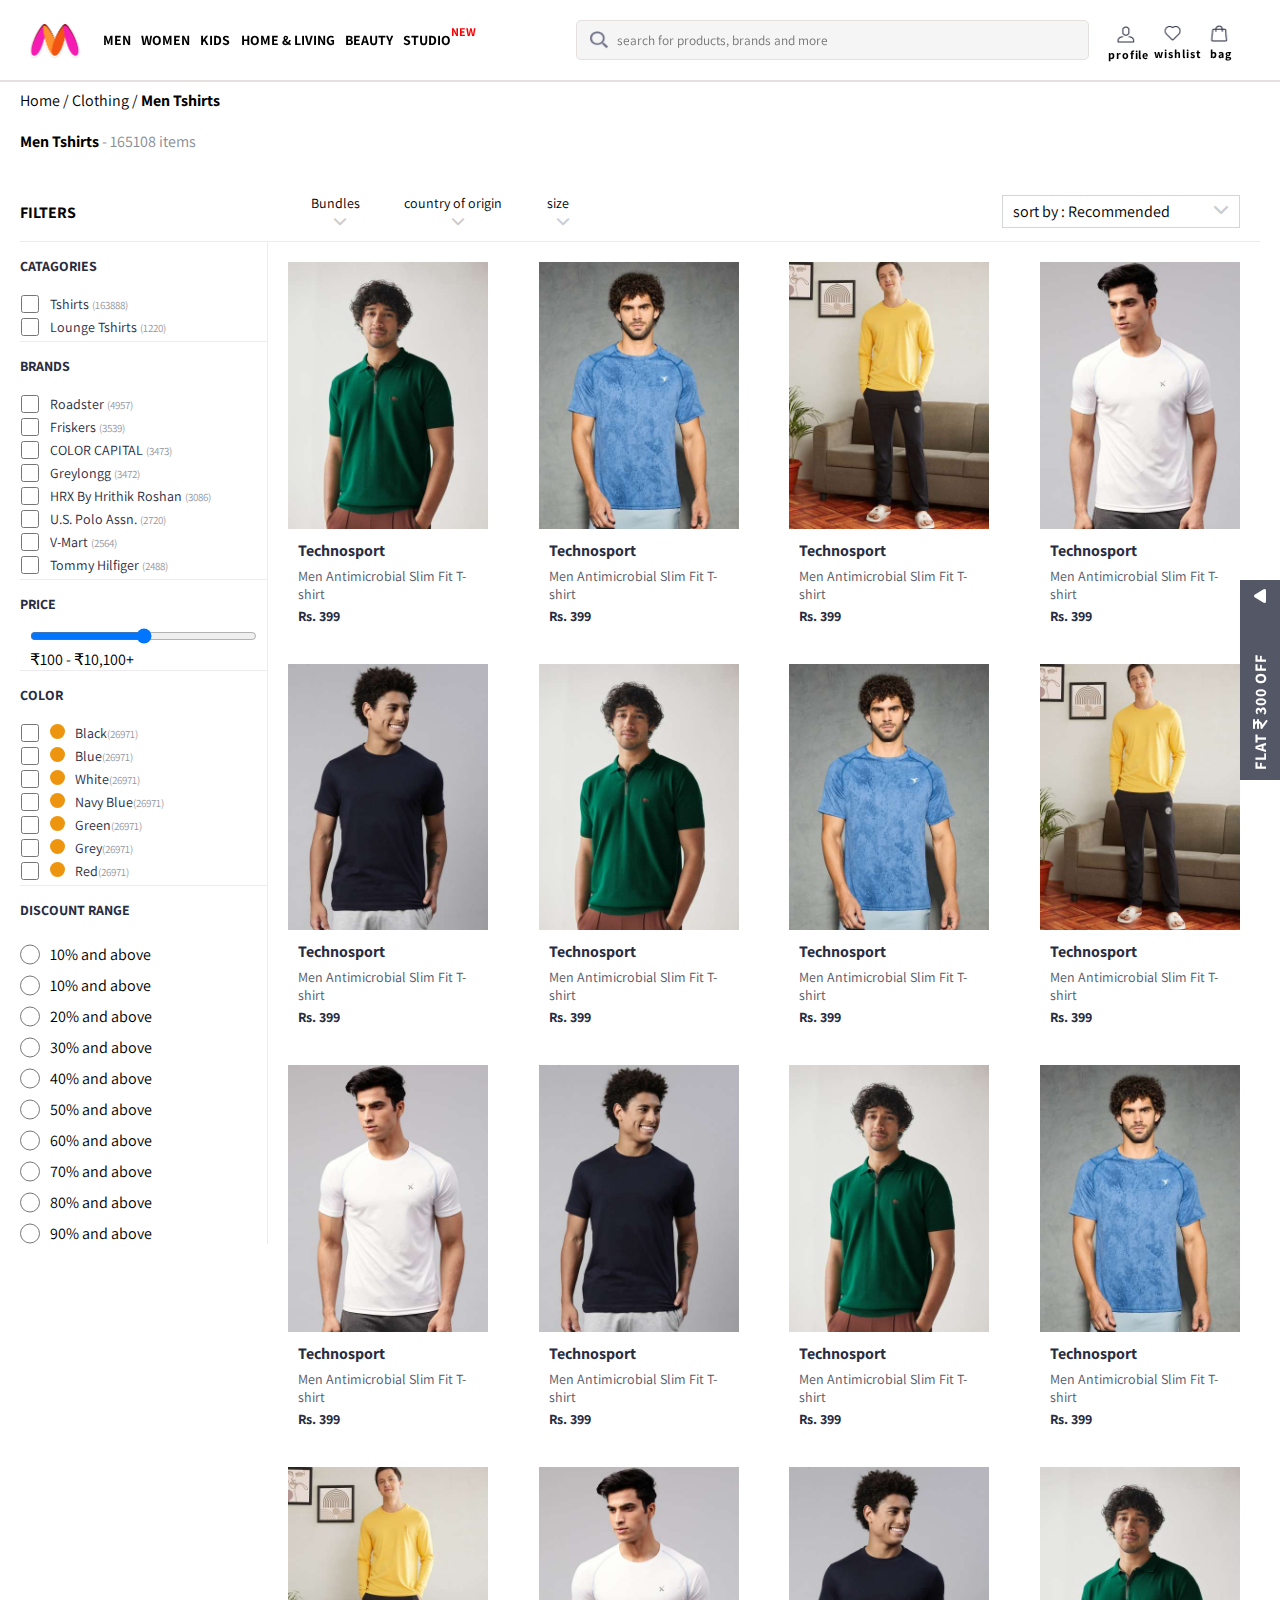
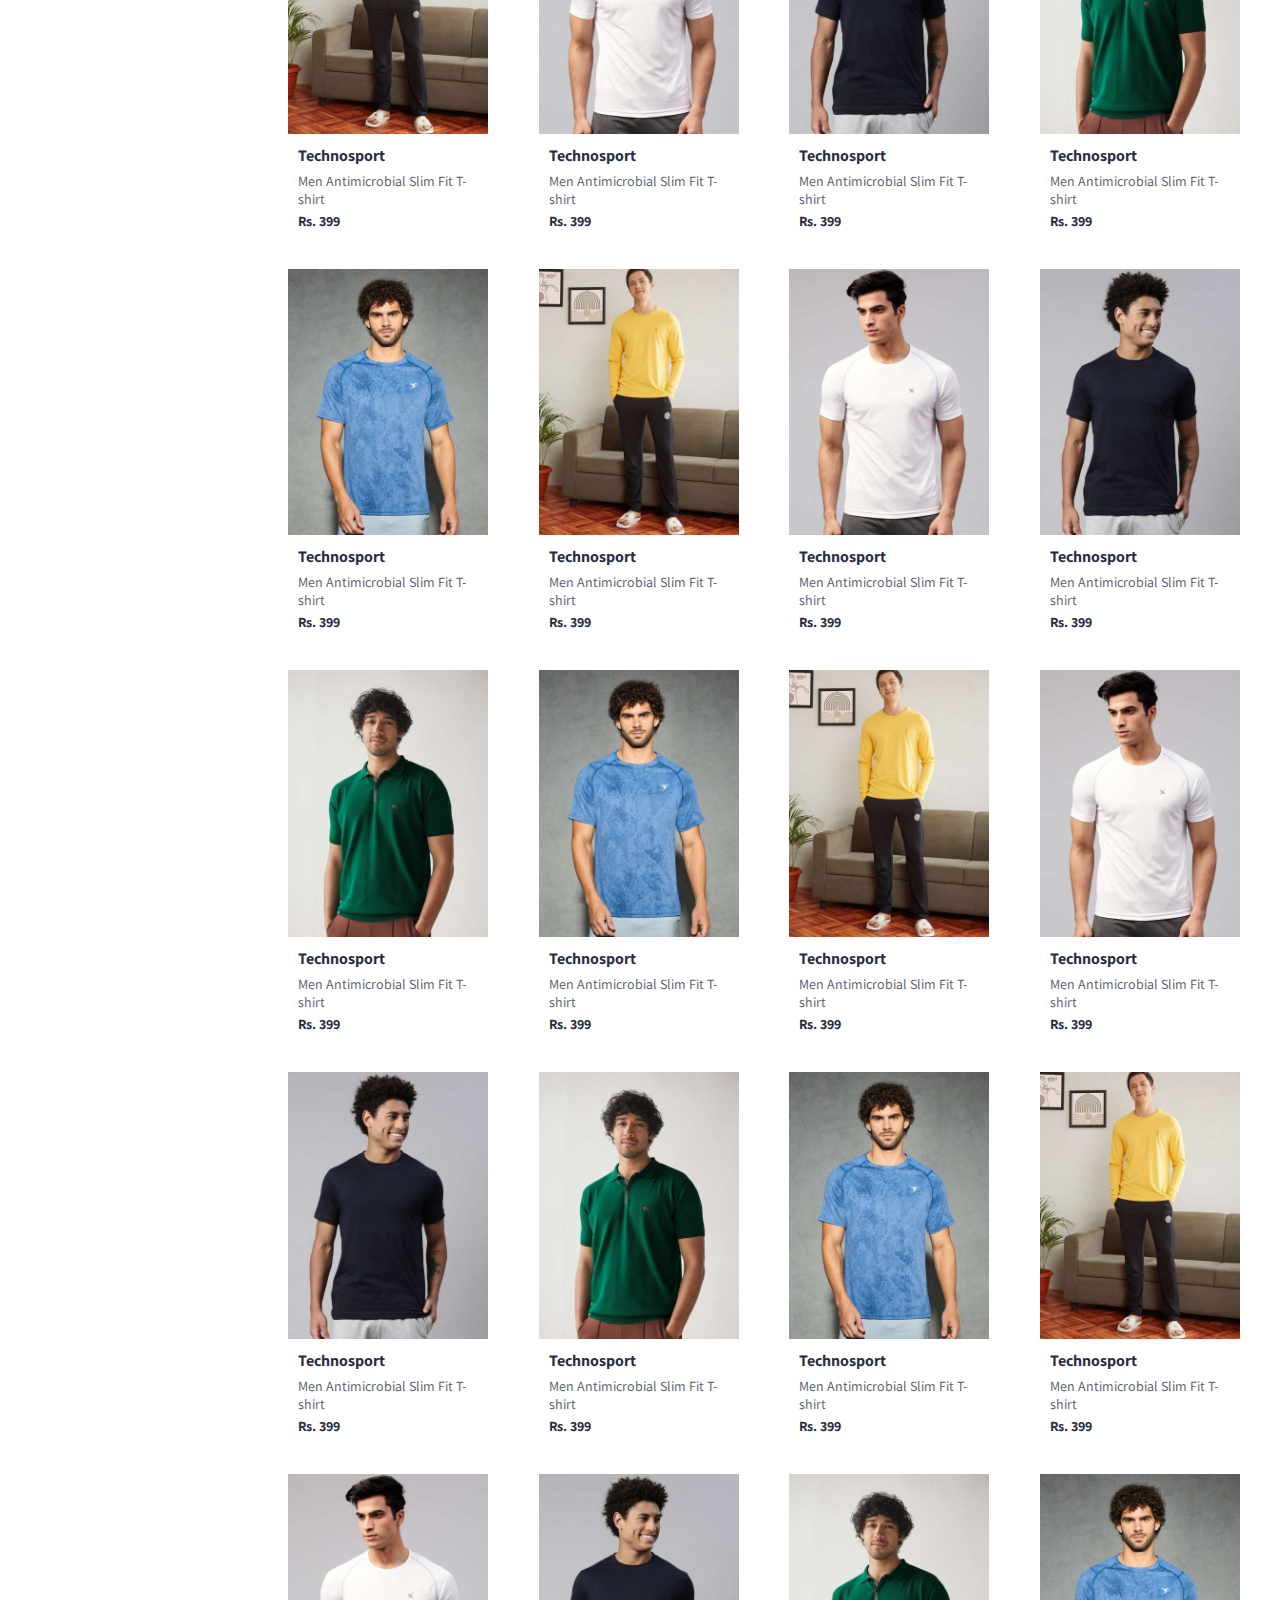
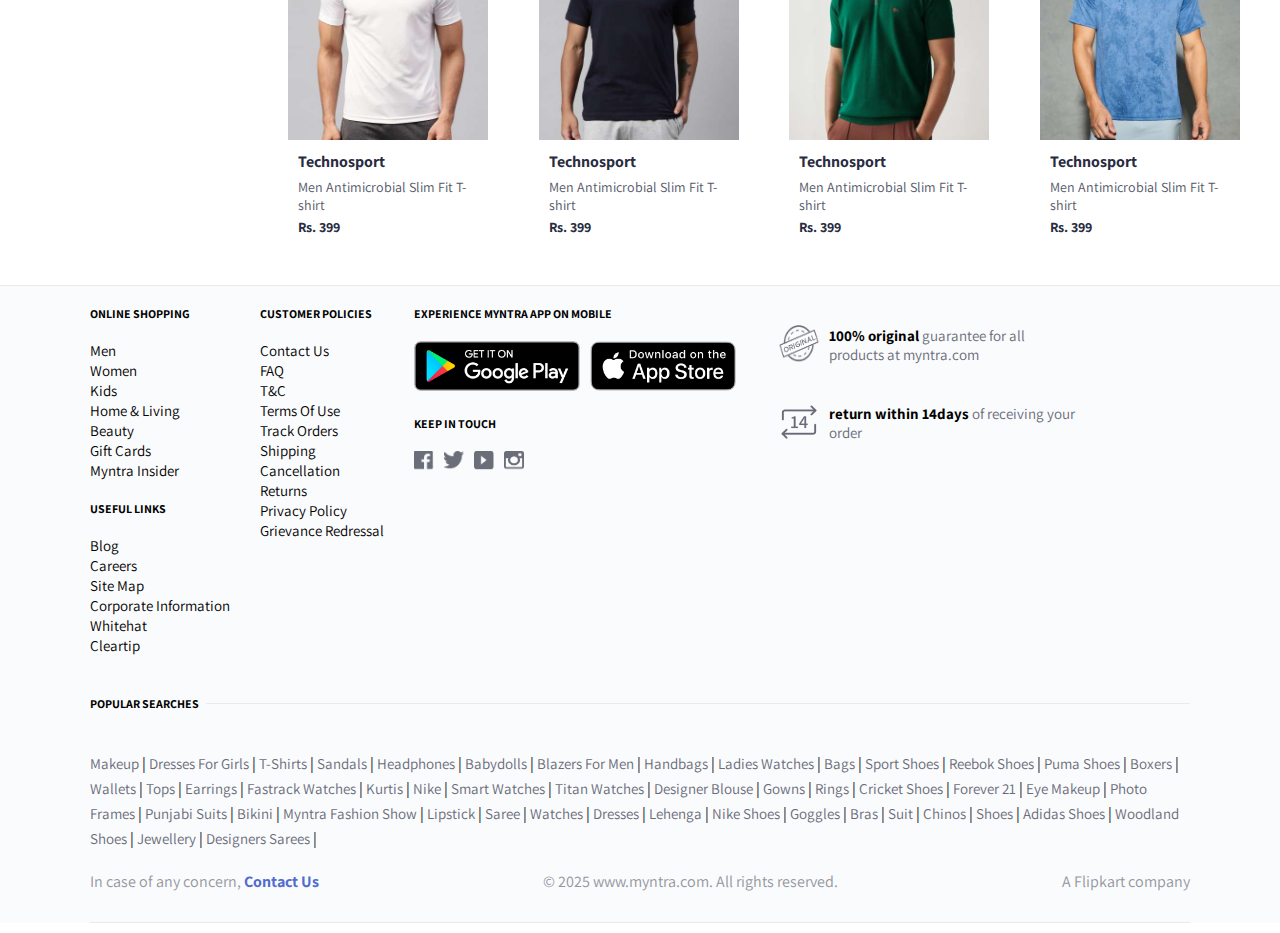
<file: menT-shirt.html>
<!DOCTYPE html>
<html lang="en">

<head>
    <meta charset="UTF-8">
    <meta name="viewport" content="width=device-width, initial-scale=1.0">
    <title>myntra</title>
    <link rel="stylesheet" href="https://cdnjs.cloudflare.com/ajax/libs/font-awesome/6.7.2/css/all.min.css" integrity="sha512-Evv84Mr4kqVGRNSgIGL/F/aIDqQb7xQ2vcrdIwxfjThSH8CSR7PBEakCr51Ck+w+/U6swU2Im1vVX0SVk9ABhg==" crossorigin="anonymous" referrerpolicy="no-referrer" />
    <link rel="stylesheet" href="./css/style.css">
    <link rel="stylesheet" href="./css/men.css">
</head>

<body>
    <header>
        <a href="index.html">
            <div class="logo">
            </div>
        </a>

        <nav>
            <ul>
                <li><a href="#">Men</a>
                    <div class="menu">
                        <div class="innermenu">
                        <ul>
                            <li><span><a href="#">Topwear</a></span>
                                <ul>
                                    <a href="./menT-shirt.html"><li>T-shirt</li></a>
                                    <a href="#"><li>Casual Shirt</li></a>
                                    <a href="#"><li>Formal Shirt</li></a>
                                    <a href="#"><li>Sweatshirt</li></a>
                                    <a href="#"><li>sweaters</li></a>
                                    <a href="#"><li>Jacket</li></a>
                                    <a href="#"><li>Blazer & coats</li></a>
                                    <a href="#"><li>suits</li></a>
                                    <a href="#"><li>rain jackets</li></a>
                                </ul>
                            </li>
                            <hr>
                            <li><span><a href="#">Indian & festive wear</a></span>
                                <ul>
                                    <a href="#"><li>kurtas & kurta sets</li></a>
                                    <a href="#"><li>sherwanis</li></a>
                                    <a href="#"><li>nehru jackets</li></a>
                                    <a href="#"><li>dhotis</li></a>
                                </ul>
                            </li>
                        </ul>
                        <ul>
                            <li><span><a href="#">Bottomwear</a></span>
                                <ul>
                                    <a href="#"><li>jeans</li></a>
                                    <a href="#"><li>Casual Trousers</li></a>
                                    <a href="#"><li>Formal Trousers</li></a>
                                    <a href="#"><li>Shorts</li></a>
                                    <a href="#"><li>Track Pants & joggers</li></a>
                                </ul>
                            </li>
                            <hr>
                            <li><span><a href="#">Innerwear & sleepwear</a></span>
                                <ul>
                                    <a href="#"><li>briefs & trunks</li></a>
                                    <a href="#"><li>boxers</li></a>
                                    <a href="#"><li>vests</li></a>
                                    <a href="#"><li>sleepwear & loungwear</li></a>
                                    <a href="#"><li>thermals</li></a>
                                </ul>
                            </li>
                            <hr>
                            <li><span><a href="#">Plus size</a></span></li>
                        </ul>
                        <ul>
                            <li><span><a href="#">Footwear</a></span>
                                <ul>
                                    <a href="#"><li>casual shoes</li></a>
                                    <a href="#"><li>sports shoes</li></a>
                                    <a href="#"><li>formal shoes</li></a>
                                    <a href="#"><li>sneakers</li></a>
                                    <a href="#"><li>sandals & floaters</li></a>
                                    <a href="#"><li>flip flops</li></a>
                                    <a href="#"><li>socks</li></a>
                                </ul>
                            </li>
                            <hr>
                            <li><span><a href="#">Personal care & grooming</a></span></li>
                            <li><span><a href="#">Sunglasses & frames</a></span></li>
                            <li><span><a href="#">Watches</a></span></li>
                        </ul>
                        <ul>
                            <li><span><a href="#">Sports & active wear</a></span>
                                <ul>
                                    <a href="#"><li>sports shoes</li></a>
                                    <a href="#"><li>sports sandals</li></a>
                                    <a href="#"><li>active t-shirts</li></a>
                                    <a href="#"><li>track pants & shorts</li></a>
                                    <a href="#"><li>tracksuits</li></a>
                                    <a href="#"><li>jackets & Sweatshirt</li></a>
                                    <a href="#"><li>sports accessories</li></a>
                                    <a href="#"><li>swimwear</li></a>
                                </ul>
                            </li>
                            <hr>
                            <li><span><a href="#">Gadgets</a></span>
                                <ul>
                                    <a href="#"><li>smart wearables</li></a>
                                    <a href="#"><li>fitness gadgets</li></a>
                                    <a href="#"><li>headphones</li></a>
                                    <a href="#"><li>speakers</li></a>
                                </ul>
                            </li>
                        </ul>
                        <ul>
                            <li><span><a href="#">Fashion accessories</a></span>
                                <ul>
                                    <a href="#"><li>wallets</li></a>
                                    <a href="#"><li>belts</li></a>
                                    <a href="#"><li>perfumes & body mists</li></a>
                                    <a href="#"><li>trimmers</li></a>
                                    <a href="#"><li>deodorants</li></a>
                                    <a href="#"><li>ties, cufflinks & pocket squares</li></a>
                                    <a href="#"><li>accessory gift sets</li></a>
                                    <a href="#"><li>caps & hats</li></a>
                                    <a href="#"><li>muffers, scarves & gloves</li></a>
                                    <a href="#"><li>phone cases</li></a>
                                    <a href="#"><li>rings & wristwear</li></a>
                                    <a href="#"><li>helmets</li></a>
                                </ul>
                            </li>
                            <hr>
                            <li><span><a href="#">Bags & backpacks</a></span></li>
                            <li><span><a href="#">Luggage & trolleys</a></span></li>
                        </ul>

                        </div>
                    </div>
                </li>
                <li><a href="#">women</a>
                    <div class="menu">
                        <div class="innermenu">
                        <ul>
                            <li><span><a href="#">Indian & Fusion Wear</a></span>
                                <ul>
                                    <a href="#"><li>Kurtas & Suits</li></a>
                                    <a href="#"><li>Kurtis, Tunics & Tops</li></a>
                                    <a href="#"><li>Sarees</li></a>
                                    <a href="#"><li>Ethnic Wear</li></a>
                                    <a href="#"><li>Leggings, Salwars & Churidars</li></a>
                                    <a href="#"><li>Skirts & Palazzos</li></a>
                                    <a href="#"><li>Dress Materials</li></a>
                                    <a href="#"><li>Lehenga Cholis</li></a>
                                    <a href="#"><li>Dupattas & Shawls</li></a>
                                    <a href="#"><li>Jackets</li></a>

                                </ul>
                            </li>
                            <hr>
                            <li><span><a href="#">Belts, Scarves & More</a></span>
                                <ul>
                                    
                                </ul>
                            </li>
                            <li><span><a href="#">Watches & Wearables</a></span>
                        </ul>
                        <ul>
                            <li><span><a href="#">Western Wear</a></span>
                                <ul>
                                    <a href="#"><li>Dresses</li></a>
                                    <a href="#"><li>Tops</li></a>
                                    <a href="#"><li>Tshirts</li></a>
                                    <a href="#"><li>Jeans</li></a>
                                    <a href="#"><li>Trousers & Capris</li></a>
                                    <a href="#"><li>Shorts & Skirts</li></a>
                                    <a href="#"><li>Co-ords</li></a>
                                    <a href="#"><li>Playsuits</li></a>
                                    <a href="#"><li>Jumpsuits</li></a>
                                    <a href="#"><li>Shrugs</li></a>
                                    <a href="#"><li>Sweaters & Sweatshirts</li></a>
                                    <a href="#"><li>Jackets & Coats</li></a>
                                    <a href="#"><li>Blazers & Waistcoats</li></a>
                                </ul>
                            </li>
                            <hr>
                            <li><span><a href="#">Plus size</a></span></li>
                        </ul>
                        <ul>
                            <li><span><a href="#">maternity</a></span>
                                <ul>

                                </ul>
                            </li>
                            <li><span><a href="#">sunglasses & frames</a></span></li>
                            <li><span><a href="#">footwear</a></span>
                                <ul>
                                    <a href="#"><li>flats</li></a>
                                    <a href="#"><li>casual shoes</li></a>
                                    <a href="#"><li>heels</li></a>
                                    <a href="#"><li>boots</li></a>
                                    <a href="#"><li>sports shoes & floaters</li></a>
                                </ul>
                            </li>
                            <hr>
                            <li><span><a href="#">sports & active wear</a></span>
                                <ul>
                                    <a href="#"><li>clothing</li></a>
                                    <a href="#"><li>footwear</li></a>
                                    <a href="#"><li>sports accessories</li></a>
                                    <a href="#"><li>sports equipment</li></a>
                                </ul>
                            </li>
                        </ul>
                        <ul>
                            <li><span><a href="#">lingerie & sleepwear</a></span>
                                <ul>
                                    <a href="#"><li>bra</li></a>
                                    <a href="#"><li>briefs</li></a>
                                    <a href="#"><li>shapewear</li></a>
                                    <a href="#"><li>sleepwear & loungwear</li></a>
                                    <a href="#"><li>swimwear</li></a>
                                    <a href="#"><li>camisole & thermals</li></a>
                                </ul>
                            </li>
                            <hr>
                            <li><span><a href="#">beauty & personal care</a></span>
                                <ul>
                                    <a href="#"><li>makeup</li></a>
                                    <a href="#"><li>skincare</li></a>
                                    <a href="#"><li>premium beauty</li></a>
                                    <a href="#"><li>lipstick</li></a>
                                    <a href="#"><li>fragrances</li></a>
                                </ul>
                            </li>
                        </ul>
                        <ul>
                            <li><span><a href="#">Gadgets</a></span>
                                <ul>
                                    <a href="#"><li>smart wearables</li></a>
                                    <a href="#"><li>fitness gadgets</li></a>
                                    <a href="#"><li>headphones</li></a>
                                    <a href="#"><li>speakers</li></a>
                                </ul>
                            </li>
                            <hr>
                            <li><span><a href="#">jewellery</a></span>
                                <ul>
                                    <a href="#"><li>fashion jewellery</li></a>
                                    <a href="#"><li>fine jewellery</li></a>
                                    <a href="#"><li>earing</li></a>
                                </ul>
                            </li>
                            <hr>
                            <li><span><a href="#">backpacks</a></span></li>
                            <li><span><a href="#">handbags, bags & wallets</a></span></li>
                            <li><span><a href="#">Luggage & trolleys</a></span></li>
                        </ul>

                        </div>
                    </div>
                </li>
                <li><a href="#">kids</a>
                    <div class="menu">
                        <div class="innermenu">
                        <ul>
                            <li><span><a href="#">boy clothing</a></span>
                                <ul>
                                    <a href="#"><li>t-shirts</li></a>
                                    <a href="#"><li>shirts</li></a>
                                    <a href="#"><li>shorts</li></a>
                                    <a href="#"><li>jeans</li></a>
                                    <a href="#"><li>Trousers</li></a>
                                    <a href="#"><li>clothing sets</li></a>
                                    <a href="#"><li>ethnic Wear</li></a>
                                    <a href="#"><li>track pants & pyjamas</li></a>
                                    <a href="#"><li>jacket, sweater & sweatshirts</li></a>
                                    <a href="#"><li>party wear</li></a>
                                    <a href="#"><li>Innerwear & thermals</li></a>
                                    <a href="#"><li>nightwear & loungwear</li></a>
                                    <a href="#"><li>value packs</li></a>
                                </ul>
                            </li>
                        </ul>
                        <ul>
                            <li><span><a href="#">girls clothing</a></span>
                                <ul>
                                    <a href="#"><li>Dresses</li></a>
                                    <a href="#"><li>Tops</li></a>
                                    <a href="#"><li>Tshirts</li></a>
                                    <a href="#"><li>clothing sets</li></a>
                                    <a href="#"><li>lehenga choli</li></a>
                                    <a href="#"><li>kurta sets</li></a>
                                    <a href="#"><li>partywear</li></a>
                                    <a href="#"><li>dungarees & Jumpsuits</li></a>
                                    <a href="#"><li>skirts & shorts</li></a>
                                    <a href="#"><li>tights & Leggings</li></a>
                                    <a href="#"><li>jeans, Trousers & capris</li></a>
                                    <a href="#"><li>Jackets, sweater & sweatshirts</li></a>
                                    <a href="#"><li>Innerwear & thermals</li></a>
                                    <a href="#"><li>nightwear & loungwear</li></a>
                                    <a href="#"><li>value</li></a>
                                </ul>
                            </li>
                        </ul>
                        <ul>
                            <li><span><a href="#">footwear</a></span>
                                <ul>
                                    <a href="#"><li>casual shoes</li></a>
                                    <a href="#"><li>flipflops</li></a>
                                    <a href="#"><li>sports shoes</li></a>
                                    <a href="#"><li>flats</li></a>
                                    <a href="#"><li>sandals</li></a>
                                    <a href="#"><li>heels</li></a>
                                    <a href="#"><li>school shoes</li></a>
                                    <a href="#"><li>socks</li></a>
                                </ul>
                            </li>
                            <hr>
                            <li><span><a href="#">toys & games</a></span>
                                <ul>
                                    <a href="#"><li>learning & development</li></a>
                                    <a href="#"><li>activity toys</li></a>
                                    <a href="#"><li>soft toys</li></a>
                                    <a href="#"><li>action figure / play set</li></a>
                                </ul>
                            </li>
                        </ul>
                        <ul>
                            <li><span><a href="#">infants</a></span>
                                <ul>
                                    <a href="#"><li></li></a>
                                    <a href="#"><li></li></a>
                                    <a href="#"><li></li></a>
                                    <a href="#"><li></li></a>
                                    <a href="#"><li></li></a>
                                    <a href="#"><li></li></a>
                                </ul>
                            </li>
                            <hr>
                            <li><span><a href="#">beauty & personal care</a></span>
                                <ul>
                                    <a href="#"><li>makeup</li></a>
                                    <a href="#"><li>skincare</li></a>
                                    <a href="#"><li>premium beauty</li></a>
                                    <a href="#"><li>lipstick</li></a>
                                    <a href="#"><li>fragrances</li></a>
                                </ul>
                            </li>
                        </ul>
                        <ul>
                            <li><span><a href="#">Gadgets</a></span>
                                <ul>
                                    <a href="#"><li>smart wearables</li></a>
                                    <a href="#"><li>fitness gadgets</li></a>
                                    <a href="#"><li>headphones</li></a>
                                    <a href="#"><li>speakers</li></a>
                                </ul>
                            </li>
                            <hr>
                            <li><span><a href="#">jewellery</a></span>
                                <ul>
                                    <a href="#"><li>fashion jewellery</li></a>
                                    <a href="#"><li>fine jewellery</li></a>
                                    <a href="#"><li>earing</li></a>
                                </ul>
                            </li>
                            <hr>
                            <li><span><a href="#">backpacks</a></span></li>
                            <li><span><a href="#">handbags, bags & wallets</a></span></li>
                            <li><span><a href="#">Luggage & trolleys</a></span></li>
                        </ul>

                        </div>
                    </div>
                </li>
                <li><a href="#">home & living</a>
                    <div class="menu">
                        <div class="innermenu">
                        <ul>
                            <li><span><a href="#">bed linen & furnishing</a></span>
                                <ul>
                                    <a href="#"><li>bed runners</li></a>
                                    <a href="#"><li>mattress protectors</li></a>
                                    <a href="#"><li>badsheets</li></a>
                                    <a href="#"><li>bedding sets</li></a>
                                    <a href="#"><li>blankets, quilts & dohars</li></a>
                                    <a href="#"><li>pillows & pillow covers</li></a>
                                    <a href="#"><li>bed covers</li></a>
                                    <a href="#"><li>diwan sets</li></a>
                                    <a href="#"><li>chair pads & covers</li></a>
                                    <a href="#"><li>sofa covers</li></a>
                                </ul>
                            </li>
                            <hr>
                            <li><span><a href="#">flooring</a></span>
                                <ul>
                                    <a href="#"><li>floor runners</li></a>
                                    <a href="#"><li>carpets</li></a>
                                    <a href="#"><li>floor mats & dhurries</li></a>
                                    <a href="#"><li>door mats</li></a>
                                </ul>
                            </li>
                        </ul>
                        <ul>
                            <li><span><a href="#">bath</a></span>
                                <ul>
                                    <a href="#"><li>bath towels</li></a>
                                    <a href="#"><li>hand & face towels</li></a>
                                    <a href="#"><li>beach towels</li></a>
                                    <a href="#"><li>towels set</li></a>
                                    <a href="#"><li>bath rugs</li></a>
                                    <a href="#"><li>bath robes</li></a>
                                    <a href="#"><li>bathroom accessories</li></a>
                                    <a href="#"><li>shower curtains</li></a>
                                </ul>
                            </li>
                            <hr>
                            <li><span><a href="#">lamps & lighting</a></span>
                                <ul>
                                    <a href="#"><li>floor lamps</li></a>
                                    <a href="#"><li>ceiling lamps</li></a>
                                    <a href="#"><li>table lamps</li></a>
                                    <a href="#"><li>wall lamps</li></a>
                                    <a href="#"><li>outdoor lamps</li></a>
                                    <a href="#"><li>string lights</li></a>
                                </ul>
                            </li>
                        </ul>
                        <ul>
                            <li><span><a href="#">home decor</a></span>
                                <ul>
                                    <a href="#"><li>plants & planters</li></a>
                                    <a href="#"><li>aromas & candles</li></a>
                                    <a href="#"><li>clocks</li></a>
                                    <a href="#"><li>mirror</li></a>
                                    <a href="#"><li>wall decor</li></a>
                                    <a href="#"><li>festive decor</li></a>
                                    <a href="#"><li>pooja essentials</li></a>
                                    <a href="#"><li>wall shelves</li></a>
                                    <a href="#"><li>fountains</li></a>
                                    <a href="#"><li>showpieces & vases</li></a>
                                    <a href="#"><li>ottoman</li></a>
                                </ul>
                            </li>
                            <hr>
                            <li><span><a href="#">cushions & cushion covers</a></span></li>
                            <li><span><a href="#">curtains</a></span></li>
                        </ul>
                        <ul>
                            <li><span><a href="#">furniture</a></span></li>
                            <li><span><a href="#">home gift sets</a></span></li>
                            <li><span><a href="#">kitchen & table</a></span>
                                <ul>
                                    <a href="#"><li>table runners</li></a>
                                    <a href="#"><li>dinnerware & serveware</li></a>
                                    <a href="#"><li>cups & mugs</li></a>
                                    <a href="#"><li>bakeware & cookware</li></a>
                                    <a href="#"><li>kitchen storage & tools</li></a>
                                    <a href="#"><li>bar & drinkware</li></a>
                                    <a href="#"><li>table covers & furnishings</li></a>
                                </ul>
                            </li>
                        </ul>
                        <ul>
                            <li><span><a href="#">storage</a></span>
                                <ul>
                                    <a href="#"><li>bins</li></a>
                                    <a href="#"><li>hangers</li></a>
                                    <a href="#"><li>organisers</li></a>
                                    <a href="#"><li>hooks & holders</li></a>
                                    <a href="#"><li>laundry bags</li></a>
                                </ul>
                            </li>
                        </ul>
                        </div>
                    </div>
                </li>
                <li><a href="#">beauty</a>
                    <div class="menu">
                        <div class="innermenu">
                        <ul>
                            <li><span><a href="#">Makeup</a></span>
                                <ul>
                                    <a href=#><li>Lipstick</li></a>
                                    <a href=#><li>Lip Gloss</li></a>
                                    <a href=#><li>Lip Liner</li></a>
                                    <a href=#><li>Mascara</li></a>
                                    <a href=#><li>Eyeliner</li></a>
                                    <a href=#><li>Kajal</li></a>
                                    <a href=#><li>Eyeshadow</li></a>
                                    <a href=#><li>Foundation</li></a>
                                    <a href=#><li>Primer</li></a>
                                    <a href=#><li>Concealer</li></a>
                                    <a href=#><li>Compact</li></a>
                                    <a href=#><li>Nail Polish</li></a>
                                </ul>
                            </li>
                        </ul>
                        <ul>
                            <li><span><a href="#">Skincare, Bath & Body</a></span>
                                <ul>
                                    <a href=#><li>Face Moisturiser</li></a>
                                    <a href=#><li>Cleanser</li></a>
                                    <a href=#><li>Masks & Peel</li></a>
                                    <a href=#><li>Sunscreen</li></a>
                                    <a href=#><li>Serum</li></a>
                                    <a href=#><li>Face Wash</li></a>
                                    <a href=#><li>Eye Cream</li></a>
                                    <a href=#><li>Lip Balm</li></a>
                                    <a href=#><li>Body Lotion</li></a>
                                    <a href=#><li>Body Wash</li></a>
                                    <a href=#><li>Body Scrub</li></a>
                                    <a href=#><li>Hand Cream</li></a>
                                </ul>
                            </li>
                            <hr>
                            <li><span><a href="#">baby care</a></span></li>
                            <li><span><a href="#">masks</a></span></li>
                        </ul>
                        <ul>
                            <li><span><a href="#">Haircare</a></span>
                                <ul>
                                    <a href=#><li>Shampoo</li></a>
                                    <a href=#><li>Conditioner</li></a>
                                    <a href=#><li>Hair Cream</li></a>
                                    <a href=#><li>Hair Oil</li></a>
                                    <a href=#><li>Hair Gel</li></a>
                                    <a href=#><li>Hair Color</li></a>
                                    <a href=#><li>Hair Serum</li></a>
                                    <a href=#><li>Hair Accessory</li></a>
                                </ul>
                            </li>
                            <hr>
                            <li><span><a href="#">Fragrances</a></span>
                                <ul>
                                    <a href=#><li>Perfume</li></a>
                                    <a href=#><li>Deodorant</li></a>
                                    <a href=#><li>Body Mist</li></a>
                                </ul>
                            </li>
                        </ul>
                        <ul>
                            <li><span><a href="#">Appliances</a></span>
                                <ul>
                                    <a href=#><li>Hair Straightener</li></a>
                                    <a href=#><li>Hair Dryer</li></a>
                                    <a href=#><li>Epilator</li></a>
                                </ul>
                            </li>
                            <hr>
                            <li><span><a href="#">Men's Grooming</a></span>
                                <ul>
                                    <a href=#><li>Trimmers</li></a>
                                    <a href=#><li>Beard Oil</li></a>
                                    <a href=#><li>Hair Wax</li></a>
                                </ul>
                            </li>
                            <hr>
                            <li><span><a href="#">Beauty Gift & Makeup Set</a></span>
                                <ul>
                                    <a href=#><li>Beauty Gift</li></a>
                                    <a href=#><li>Makeup Kit</li></a>
                                </ul>
                            </li>
                            <hr>
                            <li><span><a href="#">Premium Beauty</a></span></li>
                            <li><span><a href="#">Wellness & Hygiene</a></span></li>
                        </ul>
                        <ul>
                            <li><span><a href="#">Top Brands</a></span>
                                <ul>
                                    <a href=#><li></li></a>
                                    <a href=#><li>Lakme</li></a>
                                    <a href=#><li>Maybelline</li></a>
                                    <a href=#><li>LOreal</li></a>
                                    <a href=#><li>Philips</li></a>
                                    <a href=#><li>Bath & Body Works</li></a>
                                    <a href=#><li>THE BODY SHOP</li></a>
                                    <a href=#><li>Biotique</li></a>
                                    <a href=#><li>Mamaearth</li></a>
                                    <a href=#><li>MCaffeine</li></a>
                                    <a href=#><li>Nivea</li></a>
                                    <a href=#><li>Lotus Herbals</li></a>
                                    <a href=#><li>LOreal Professionnel</li></a>
                                    <a href=#><li>KAMA AYURVEDA</li></a>
                                    <a href=#><li>M.A.C</li></a>
                                    <a href=#><li>Forest Essentials</li></a>
                                </ul>
                            </li>
                        </ul>

                        </div>
                    </div>
                </li>
                <li><a href="#">studio</a><sup>new</sup>
                    <div class="studio">
                        <div class="studio-body">
                            <img src="./Images/studio-logo-new.svg" alt="N/A">
                            <p>Your daily inspiration for everything fashion</p>
                            <img src="./Images/sudio-nav-banner.png" alt="N/A">
                        </div>
                    </div>
                </li>
            </ul>
        </nav>
        <div class="search">

            <input type="text" placeholder="search for products, brands and more">
            <img src="./Images/search.png" alt="">
        </div>
        <div class="user">
            <a href="#">
                <div class="profile">
                    <div class="text">profile</div>
                </div>
            </a>
            <a href="#">
                <div class="wishlist">
                    <div class="text">wishlist</div>
                </div>
            </a>
            <a href="#">
                <div class="bag">
                    <div class="text">bag</div>
                </div>
            </a>

        </div>



    </header>
    <div class=" FreeShippingBanner-sidebar">
        <div class="text">FLAT <i class="fa-solid fa-indian-rupee-sign"></i> 300 OFF</div>
        <div class="arrow"><i class="fa-sharp fa-solid fa-play"></i></div>
    </div>
    <main>
        <div class="Men-container">
            <div class="path-track">
                Home / Clothing / <b>Men Tshirts</b>
            </div>
            <div class="Product-catagory">
                <b>Men Tshirts</b> <span> - 165108 items</span>
            </div>
            <div class="inner-container">
                <div class="leftside">
                    <div class="filters">filters</div>
                    <div class="catagories">
                        <h5>catagories</h5>
                        <div class="check-box-data">
                            <input type="checkbox" name="Tshirts" id=""  >
                            <p>Tshirts <span>(163888)</span></p>
                       </div>
                        <div class="check-box-data">
                            <input type="checkbox" name="Tshirts" id=""  >
                            <p>Lounge Tshirts <span>(1220)</span></p>
                        </div>
                    </div>
                     <div class="Brands">
                        <h5>Brands</h5>
                        <div class="check-box-data">
                            <input type="checkbox" name="Tshirts" id=""  >
                            <p>Roadster <span>(4957)</span></p>
                       </div>
                        <div class="check-box-data">
                            <input type="checkbox" name="Tshirts" id=""  >
                            <p>Friskers <span>(3539)</span></p>
                        </div>
                        <div class="check-box-data">
                            <input type="checkbox" name="Tshirts" id=""  >
                            <p>COLOR CAPITAL <span>(3473)</span></p>
                        </div>
                        <div class="check-box-data">
                            <input type="checkbox" name="Tshirts" id=""  >
                            <p>Greylongg <span>(3472)</span></p>
                        </div>
                        <div class="check-box-data">
                            <input type="checkbox" name="Tshirts" id=""  >
                            <p>HRX by Hrithik Roshan <span>(3086)</span></p>
                        </div>
                        <div class="check-box-data">
                            <input type="checkbox" name="Tshirts" id=""  >
                            <p>U.S. Polo Assn. <span>(2720)</span></p>
                        </div>
                        <div class="check-box-data">
                            <input type="checkbox" name="Tshirts" id=""  >
                            <p>V-Mart <span>(2564)</span></p>
                        </div>
                        <div class="check-box-data">
                            <input type="checkbox" name="Tshirts" id=""  >
                            <p>Tommy Hilfiger <span>(2488)</span></p>
                        </div>
                    </div>
                    <div class="Price">
                        <h5>price</h5>
                        <div class="range">
                            <input type="range" name="" id="">
                            <div class="price-range">
                                ₹100 - ₹10,100+
                            </div>
                        </div>
                    </div>
                    <div class="color">
                        <h5>color</h5>
                        <div class="check-box-data">
                            <input type="checkbox" name="" id=""  >
                            <div class="colordiv"></div>
                            <p>black<span>(26971)</span></p>
                        </div>
                        <div class="check-box-data">
                            <input type="checkbox" name="" id=""  >
                            <div class="colordiv"></div>
                            <p>blue<span>(26971)</span></p>
                        </div>
                        <div class="check-box-data">
                            <input type="checkbox" name="" id=""  >
                            <div class="colordiv"></div>
                            <p>white<span>(26971)</span></p>
                        </div>
                        <div class="check-box-data">
                            <input type="checkbox" name="" id=""  >
                            <div class="colordiv"></div>
                            <p>navy blue<span>(26971)</span></p>
                        </div>
                        <div class="check-box-data">
                            <input type="checkbox" name="" id=""  >
                            <div class="colordiv"></div>
                            <p>green<span>(26971)</span></p>
                        </div>
                        <div class="check-box-data">
                            <input type="checkbox" name="" id=""  >
                            <div class="colordiv"></div>
                            <p>grey<span>(26971)</span></p>
                        </div>
                        <div class="check-box-data">
                            <input type="checkbox" name="" id=""  >
                            <div class="colordiv"></div>
                            <p>red<span>(26971)</span></p>
                        </div>
                    </div>
                    <div class="discount-range">
                         <h5>discount range</h5>
                        <div class="radio">
                            <input type="radio" name="" id="">
                            <div class="discount-range">
                                10% and above
                            </div>
                        </div>
                        <div class="radio">
                            <input type="radio" name="" id="">
                            <div class="discount-range">
                                10% and above
                            </div>
                        </div>
                        <div class="radio">
                            <input type="radio" name="" id="">
                            <div class="discount-range">
                                20% and above
                            </div>
                        </div>
                        <div class="radio">
                            <input type="radio" name="" id="">
                            <div class="discount-range">
                                30% and above
                            </div>
                        </div>
                        <div class="radio">
                            <input type="radio" name="" id="">
                            <div class="discount-range">
                                40% and above
                            </div>
                        </div>
                        <div class="radio">
                            <input type="radio" name="" id="">
                            <div class="discount-range">
                                50% and above
                            </div>
                        </div>
                        <div class="radio">
                            <input type="radio" name="" id="">
                            <div class="discount-range">
                                60% and above
                            </div>
                        </div>
                        <div class="radio">
                            <input type="radio" name="" id="">
                            <div class="discount-range">
                                70% and above
                            </div>
                        </div>
                        <div class="radio">
                            <input type="radio" name="" id="">
                            <div class="discount-range">
                                80% and above
                            </div>
                        </div>
                        <div class="radio">
                            <input type="radio" name="" id="">
                            <div class="discount-range">
                                90% and above
                            </div>
                        </div>
                    </div>


                </div>
                <div class="rightside">
                    <div class="sortby">
                        <div class="sort-buttons">
                            <div class="bundles">
                                <span>Bundles</span>
                                <i class="fa-solid fa-chevron-down"></i>
                            </div>
                            <div class="country">
                                <span>country of origin</span>
                                <i class="fa-solid fa-chevron-down"></i>
                            </div>
                            <div class="size">
                                <span>size</span>
                                <i class="fa-solid fa-chevron-down"></i>
                            </div>
                        </div>
                        <div class="sort-by">
                            <div class="sort-by-text">
                                <span>sort by :</span>
                                <span>Recommended</span>
                        </div>
                            <i class="fa-solid fa-chevron-down"></i>
                        </div>
                    </div>
                    <div class="product-images">
                        <div class="images">
                            <a href="#"><img src="./Men tshirt images/1.jpg" alt="N/A"></a>
                            <div class="image-texts">
                                <p>Technosport</p>
                                <p>Men Antimicrobial Slim Fit T-shirt</p>
                                <p>Rs. 399</p>
                                <div class="slidingdiv"></div>
                                <div class="image-hover">
                                    <div class="wishlist"><a href="#">
                                        <i class="fa-regular fa-heart"></i>wishlist</a>
                                    </div>
                                    <span>Sizes: L</span>
                                </div>
                            </div>
                        </div>
                        <div class="images">
                            <a href="#"><img src="./Men tshirt images/2.jpg" alt="N/A">
                            <div class="image-texts">
                                <p>Technosport</p>
                                <p>Men Antimicrobial Slim Fit T-shirt</p>
                                <p>Rs. 399</p>
                                <div class="slidingdiv"></div>
                                <div class="image-hover">
                                    <div class="wishlist"><a href="#">
                                        <i class="fa-regular fa-heart"></i>wishlist</a>
                                    </div>
                                    <span>Sizes: L</span>
                                </div>
                            </div></a>
                        </div>
                        <div class="images">
                            <a href="#"><img src="./Men tshirt images/3.jpg" alt="N/A">
                            <div class="image-texts">
                                <p>Technosport</p>
                                <p>Men Antimicrobial Slim Fit T-shirt</p>
                                <p>Rs. 399</p>
                                <div class="slidingdiv"></div>
                                <div class="image-hover">
                                    <div class="wishlist"><a href="#">
                                        <i class="fa-regular fa-heart"></i>wishlist</a>
                                    </div>
                                    <span>Sizes: L</span>
                                </div>
                            </div></a>
                        </div>
                        <div class="images">
                            <a href="#"><img src="./Men tshirt images/4.jpg" alt="N/A"><div class="image-texts">
                                <p>Technosport</p>
                                <p>Men Antimicrobial Slim Fit T-shirt</p>
                                <p>Rs. 399</p>
                                <div class="slidingdiv"></div>
                                <div class="image-hover">
                                    <div class="wishlist"><a href="#">
                                        <i class="fa-regular fa-heart"></i>wishlist</a>
                                    </div>
                                    <span>Sizes: L</span>
                                </div>
                            </div></a>
                        </div>
                        <div class="images">
                            <a href="#"><img src="./Men tshirt images/5.jpg" alt="N/A"><div class="image-texts">
                                <p>Technosport</p>
                                <p>Men Antimicrobial Slim Fit T-shirt</p>
                                <p>Rs. 399</p>
                                <div class="slidingdiv"></div>
                                <div class="image-hover">
                                    <div class="wishlist"><a href="#">
                                        <i class="fa-regular fa-heart"></i>wishlist</a>
                                    </div>
                                    <span>Sizes: L</span>
                                </div>
                            </div></a>
                        </div>
                        <div class="images">
                            <a href="#"><img src="./Men tshirt images/1.jpg" alt="N/A"><div class="image-texts">
                                <p>Technosport</p>
                                <p>Men Antimicrobial Slim Fit T-shirt</p>
                                <p>Rs. 399</p>
                                <div class="slidingdiv"></div>
                                <div class="image-hover">
                                    <div class="wishlist"><a href="#">
                                        <i class="fa-regular fa-heart"></i>wishlist</a>
                                    </div>
                                    <span>Sizes: L</span>
                                </div>
                            </div></a>
                        </div>
                        <div class="images">
                            <a href="#"><img src="./Men tshirt images/2.jpg" alt="N/A"><div class="image-texts">
                                <p>Technosport</p>
                                <p>Men Antimicrobial Slim Fit T-shirt</p>
                                <p>Rs. 399</p>
                                <div class="slidingdiv"></div>
                                <div class="image-hover">
                                    <div class="wishlist"><a href="#">
                                        <i class="fa-regular fa-heart"></i>wishlist</a>
                                    </div>
                                    <span>Sizes: L</span>
                                </div>
                            </div></a>
                        </div>
                        <div class="images">
                            <a href="#"><img src="./Men tshirt images/3.jpg" alt="N/A"><div class="image-texts">
                                <p>Technosport</p>
                                <p>Men Antimicrobial Slim Fit T-shirt</p>
                                <p>Rs. 399</p>
                                <div class="slidingdiv"></div>
                                <div class="image-hover">
                                    <div class="wishlist"><a href="#">
                                        <i class="fa-regular fa-heart"></i>wishlist</a>
                                    </div>
                                    <span>Sizes: L</span>
                                </div>
                            </div></a>
                        </div>
                        <div class="images">
                            <a href="#"><img src="./Men tshirt images/4.jpg" alt="N/A"><div class="image-texts">
                                <p>Technosport</p>
                                <p>Men Antimicrobial Slim Fit T-shirt</p>
                                <p>Rs. 399</p>
                                <div class="slidingdiv"></div>
                                <div class="image-hover">
                                    <div class="wishlist"><a href="#">
                                        <i class="fa-regular fa-heart"></i>wishlist</a>
                                    </div>
                                    <span>Sizes: L</span>
                                </div>
                            </div></a>
                        </div>
                        <div class="images">
                            <a href="#"><img src="./Men tshirt images/5.jpg" alt="N/A"><div class="image-texts">
                                <p>Technosport</p>
                                <p>Men Antimicrobial Slim Fit T-shirt</p>
                                <p>Rs. 399</p>
                                <div class="slidingdiv"></div>
                                <div class="image-hover">
                                    <div class="wishlist"><a href="#">
                                        <i class="fa-regular fa-heart"></i>wishlist</a>
                                    </div>
                                    <span>Sizes: L</span>
                                </div>
                            </div></a>
                        </div>
                        <div class="images">
                            <a href="#"><img src="./Men tshirt images/1.jpg" alt="N/A"><div class="image-texts">
                                <p>Technosport</p>
                                <p>Men Antimicrobial Slim Fit T-shirt</p>
                                <p>Rs. 399</p>
                                <div class="slidingdiv"></div>
                                <div class="image-hover">
                                    <div class="wishlist"><a href="#">
                                        <i class="fa-regular fa-heart"></i>wishlist</a>
                                    </div>
                                    <span>Sizes: L</span>
                                </div>
                            </div></a>
                        </div>
                        <div class="images">
                            <a href="#"><img src="./Men tshirt images/2.jpg" alt="N/A"><div class="image-texts">
                                <p>Technosport</p>
                                <p>Men Antimicrobial Slim Fit T-shirt</p>
                                <p>Rs. 399</p>
                                <div class="slidingdiv"></div>
                                <div class="image-hover">
                                    <div class="wishlist"><a href="#">
                                        <i class="fa-regular fa-heart"></i>wishlist</a>
                                    </div>
                                    <span>Sizes: L</span>
                                </div>
                            </div></a>
                        </div>
                        <div class="images">
                            <a href="#"><img src="./Men tshirt images/3.jpg" alt="N/A"><div class="image-texts">
                                <p>Technosport</p>
                                <p>Men Antimicrobial Slim Fit T-shirt</p>
                                <p>Rs. 399</p>
                                <div class="slidingdiv"></div>
                                <div class="image-hover">
                                    <div class="wishlist"><a href="#">
                                        <i class="fa-regular fa-heart"></i>wishlist</a>
                                    </div>
                                    <span>Sizes: L</span>
                                </div>
                            </div></a>
                        </div>
                        <div class="images">
                            <a href="#"><img src="./Men tshirt images/4.jpg" alt="N/A"><div class="image-texts">
                                <p>Technosport</p>
                                <p>Men Antimicrobial Slim Fit T-shirt</p>
                                <p>Rs. 399</p>
                                <div class="slidingdiv"></div>
                                <div class="image-hover">
                                    <div class="wishlist"><a href="#">
                                        <i class="fa-regular fa-heart"></i>wishlist</a>
                                    </div>
                                    <span>Sizes: L</span>
                                </div>
                            </div></a>
                        </div>
                        <div class="images">
                            <a href="#"><img src="./Men tshirt images/5.jpg" alt="N/A"><div class="image-texts">
                                <p>Technosport</p>
                                <p>Men Antimicrobial Slim Fit T-shirt</p>
                                <p>Rs. 399</p>
                                <div class="slidingdiv"></div>
                                <div class="image-hover">
                                    <div class="wishlist"><a href="#">
                                        <i class="fa-regular fa-heart"></i>wishlist</a>
                                    </div>
                                    <span>Sizes: L</span>
                                </div>
                            </div></a>
                        </div>
                        <div class="images">
                            <a href="#"><img src="./Men tshirt images/1.jpg" alt="N/A"><div class="image-texts">
                                <p>Technosport</p>
                                <p>Men Antimicrobial Slim Fit T-shirt</p>
                                <p>Rs. 399</p>
                                <div class="slidingdiv"></div>
                                <div class="image-hover">
                                    <div class="wishlist"><a href="#">
                                        <i class="fa-regular fa-heart"></i>wishlist</a>
                                    </div>
                                    <span>Sizes: L</span>
                                </div>
                            </div></a>
                        </div>
                        <div class="images">
                            <a href="#"><img src="./Men tshirt images/2.jpg" alt="N/A"><div class="image-texts">
                                <p>Technosport</p>
                                <p>Men Antimicrobial Slim Fit T-shirt</p>
                                <p>Rs. 399</p>
                                <div class="slidingdiv"></div>
                                <div class="image-hover">
                                    <div class="wishlist"><a href="#">
                                        <i class="fa-regular fa-heart"></i>wishlist</a>
                                    </div>
                                    <span>Sizes: L</span>
                                </div>
                            </div></a>
                        </div>
                        <div class="images">
                            <a href="#"><img src="./Men tshirt images/3.jpg" alt="N/A"><div class="image-texts">
                                <p>Technosport</p>
                                <p>Men Antimicrobial Slim Fit T-shirt</p>
                                <p>Rs. 399</p>
                                <div class="slidingdiv"></div>
                                <div class="image-hover">
                                    <div class="wishlist"><a href="#">
                                        <i class="fa-regular fa-heart"></i>wishlist</a>
                                    </div>
                                    <span>Sizes: L</span>
                                </div>
                            </div></a>
                        </div>
                        <div class="images">
                            <a href="#"><img src="./Men tshirt images/4.jpg" alt="N/A"><div class="image-texts">
                                <p>Technosport</p>
                                <p>Men Antimicrobial Slim Fit T-shirt</p>
                                <p>Rs. 399</p>
                                <div class="slidingdiv"></div>
                                <div class="image-hover">
                                    <div class="wishlist"><a href="#">
                                        <i class="fa-regular fa-heart"></i>wishlist</a>
                                    </div>
                                    <span>Sizes: L</span>
                                </div>
                            </div></a>
                        </div>
                        <div class="images">
                            <a href="#"><img src="./Men tshirt images/5.jpg" alt="N/A"><div class="image-texts">
                                <p>Technosport</p>
                                <p>Men Antimicrobial Slim Fit T-shirt</p>
                                <p>Rs. 399</p>
                                <div class="slidingdiv"></div>
                                <div class="image-hover">
                                    <div class="wishlist"><a href="#">
                                        <i class="fa-regular fa-heart"></i>wishlist</a>
                                    </div>
                                    <span>Sizes: L</span>
                                </div>
                            </div></a>
                        </div>
                        <div class="images">
                            <a href="#"><img src="./Men tshirt images/1.jpg" alt="N/A"><div class="image-texts">
                                <p>Technosport</p>
                                <p>Men Antimicrobial Slim Fit T-shirt</p>
                                <p>Rs. 399</p>
                                <div class="slidingdiv"></div>
                                <div class="image-hover">
                                    <div class="wishlist"><a href="#">
                                        <i class="fa-regular fa-heart"></i>wishlist</a>
                                    </div>
                                    <span>Sizes: L</span>
                                </div>
                            </div></a>
                        </div>
                        <div class="images">
                            <a href="#"><img src="./Men tshirt images/2.jpg" alt="N/A"><div class="image-texts">
                                <p>Technosport</p>
                                <p>Men Antimicrobial Slim Fit T-shirt</p>
                                <p>Rs. 399</p>
                                <div class="slidingdiv"></div>
                                <div class="image-hover">
                                    <div class="wishlist"><a href="#">
                                        <i class="fa-regular fa-heart"></i>wishlist</a>
                                    </div>
                                    <span>Sizes: L</span>
                                </div>
                            </div></a>
                        </div>
                        <div class="images">
                            <a href="#"><img src="./Men tshirt images/3.jpg" alt="N/A"><div class="image-texts">
                                <p>Technosport</p>
                                <p>Men Antimicrobial Slim Fit T-shirt</p>
                                <p>Rs. 399</p>
                                <div class="slidingdiv"></div>
                                <div class="image-hover">
                                    <div class="wishlist"><a href="#">
                                        <i class="fa-regular fa-heart"></i>wishlist</a>
                                    </div>
                                    <span>Sizes: L</span>
                                </div>
                            </div></a>
                        </div>
                        <div class="images">
                            <a href="#"><img src="./Men tshirt images/4.jpg" alt="N/A"><div class="image-texts">
                                <p>Technosport</p>
                                <p>Men Antimicrobial Slim Fit T-shirt</p>
                                <p>Rs. 399</p>
                                <div class="slidingdiv"></div>
                                <div class="image-hover">
                                    <div class="wishlist"><a href="#">
                                        <i class="fa-regular fa-heart"></i>wishlist</a>
                                    </div>
                                    <span>Sizes: L</span>
                                </div>
                            </div></a>
                        </div>
                        <div class="images">
                            <a href="#"><img src="./Men tshirt images/5.jpg" alt="N/A"><div class="image-texts">
                                <p>Technosport</p>
                                <p>Men Antimicrobial Slim Fit T-shirt</p>
                                <p>Rs. 399</p>
                                <div class="slidingdiv"></div>
                                <div class="image-hover">
                                    <div class="wishlist"><a href="#">
                                        <i class="fa-regular fa-heart"></i>wishlist</a>
                                    </div>
                                    <span>Sizes: L</span>
                                </div>
                            </div></a>
                        </div>
                        <div class="images">
                            <a href="#"><img src="./Men tshirt images/1.jpg" alt="N/A"><div class="image-texts">
                                <p>Technosport</p>
                                <p>Men Antimicrobial Slim Fit T-shirt</p>
                                <p>Rs. 399</p>
                                <div class="slidingdiv"></div>
                                <div class="image-hover">
                                    <div class="wishlist"><a href="#">
                                        <i class="fa-regular fa-heart"></i>wishlist</a>
                                    </div>
                                    <span>Sizes: L</span>
                                </div>
                            </div></a>
                        </div>
                        <div class="images">
                            <a href="#"><img src="./Men tshirt images/2.jpg" alt="N/A"><div class="image-texts">
                                <p>Technosport</p>
                                <p>Men Antimicrobial Slim Fit T-shirt</p>
                                <p>Rs. 399</p>
                                <div class="slidingdiv"></div>
                                <div class="image-hover">
                                    <div class="wishlist"><a href="#">
                                        <i class="fa-regular fa-heart"></i>wishlist</a>
                                    </div>
                                    <span>Sizes: L</span>
                                </div>
                            </div></a>
                        </div>
                        <div class="images">
                            <a href="#"><img src="./Men tshirt images/3.jpg" alt="N/A"><div class="image-texts">
                                <p>Technosport</p>
                                <p>Men Antimicrobial Slim Fit T-shirt</p>
                                <p>Rs. 399</p>
                                <div class="slidingdiv"></div>
                                <div class="image-hover">
                                    <div class="wishlist"><a href="#">
                                        <i class="fa-regular fa-heart"></i>wishlist</a>
                                    </div>
                                    <span>Sizes: L</span>
                                </div>
                            </div></a>
                        </div>
                        <div class="images">
                            <a href="#"><img src="./Men tshirt images/4.jpg" alt="N/A"><div class="image-texts">
                                <p>Technosport</p>
                                <p>Men Antimicrobial Slim Fit T-shirt</p>
                                <p>Rs. 399</p>
                                <div class="slidingdiv"></div>
                                <div class="image-hover">
                                    <div class="wishlist"><a href="#">
                                        <i class="fa-regular fa-heart"></i>wishlist</a>
                                    </div>
                                    <span>Sizes: L</span>
                                </div>
                            </div></a>
                        </div>
                        <div class="images">
                            <a href="#"><img src="./Men tshirt images/5.jpg" alt="N/A"><div class="image-texts">
                                <p>Technosport</p>
                                <p>Men Antimicrobial Slim Fit T-shirt</p>
                                <p>Rs. 399</p>
                                <div class="slidingdiv"></div>
                                <div class="image-hover">
                                    <div class="wishlist"><a href="#">
                                        <i class="fa-regular fa-heart"></i>wishlist</a>
                                    </div>
                                    <span>Sizes: L</span>
                                </div>
                            </div></a>
                        </div>
                        <div class="images">
                            <a href="#"><img src="./Men tshirt images/1.jpg" alt="N/A"><div class="image-texts">
                                <p>Technosport</p>
                                <p>Men Antimicrobial Slim Fit T-shirt</p>
                                <p>Rs. 399</p>
                                <div class="slidingdiv"></div>
                                <div class="image-hover">
                                    <div class="wishlist"><a href="#">
                                        <i class="fa-regular fa-heart"></i>wishlist</a>
                                    </div>
                                    <span>Sizes: L</span>
                                </div>
                            </div></a>
                        </div>
                        <div class="images">
                            <a href="#"><img src="./Men tshirt images/2.jpg" alt="N/A"><div class="image-texts">
                                <p>Technosport</p>
                                <p>Men Antimicrobial Slim Fit T-shirt</p>
                                <p>Rs. 399</p>
                                <div class="slidingdiv"></div>
                                <div class="image-hover">
                                    <div class="wishlist"><a href="#">
                                        <i class="fa-regular fa-heart"></i>wishlist</a>
                                    </div>
                                    <span>Sizes: L</span>
                                </div>
                            </div></a>
                        </div>
                    </div>
                </div>
            </div>

        </div>

    </main>
    <footer>
        <div class="container">
            <div class="social-media-box">
                <ul>
                    <li>
                        <a href="#"><p>online shopping</p></a>
                            <ul>
                            <a href="#"><li>men</li></a>
                            <a href="#"><li>women</li></a>
                            <a href="#"><li>kids</li></a>
                            <a href="#"><li>home & living</li></a>
                            <a href="#"><li>beauty</li></a>
                            <a href="#"><li>gift cards</li></a>
                            <a href="#"><li>myntra insider</li></a>
                            </ul>
                        <p>useful links</p>
                            <ul>
                                <a href="#"><li>blog</li></a>
                                <a href="#"><li>careers</li></a>
                                <a href="#"><li>site map</li></a>
                                <a href="#"><li>corporate information</li></a>
                                <a href="#"><li>whitehat</li></a>
                                <a href="#"><li>cleartip</li></a>
                            </ul>
                    </li>
                    <li><p>customer policies</p>
                        <ul>
                            <a href="#"><li>contact us</li></a>
                            <a href="#"><li>FAQ</li></a>
                            <a href="#"><li>t&c</li></a>
                            <a href="#"><li>terms of use</li></a>
                            <a href="#"><li>track orders</li></a>
                            <a href="#"><li>shipping</li></a>
                            <a href="#"><li>cancellation</li></a>
                            <a href="#"><li>returns</li></a>
                            <a href="#"><li>privacy policy</li></a>
                            <a href="#"><li>grievance redressal</li></a>
                        </ul>
                    </li>
                    <li><p>experience myntra app on mobile</p>
                        <div class="images">
                            <a href="#"><img src="./Images/80cc455a-92d2-4b5c-a038-7da0d92af33f1539674178924-google_play.png" alt="N/A"></a>
                            <a href="#"><img src="./Images/bc5e11ad-0250-420a-ac71-115a57ca35d51539674178941-apple_store.png" alt="N/A"></a>
                        </div>
                        <div class="keep-in-touch">
                            <p>keep in touch</p>
                            <div class="icons">
                                <a href="#"><img src="./Images/facebook.png" alt="N/A"></a>
                                <a href="#"><img src="./Images/twitter.png" alt="N/A"></a>
                                <a href="#"><img src="./Images/youtube.png" alt="N/A"></a>
                                <a href="#"><img src="./Images/insta.png" alt="N/A"></a>
                            </div>
                        </div>
                    </li>
                    <li><p></p>
                        <div class="box">
                            <img src="./Images/original.png" alt="N/A">
                            <p><b>100% ORIGINAL</b> guarantee for all products at myntra.com</p>
                        </div>
                        <div class="box">
                            <img src="./Images/arrow.png" alt="N/A">
                            <p><b>Return within 14days</b> of receiving your order</p>
                        </div>
                    
                    </li>
                </ul>
            </div>
            <div class="popular-searches">
                <div class="heading">
                    <div class="heading-text">popular searches</div>
                    <div class="line"></div>
                </div>
                <div class="search-links">
                    <a href="#">Makeup</a> |
                    <a href="#">Dresses For Girls</a> |
                    <a href="#">T-Shirts  </a> |
                    <a href="#">Sandals  </a> |
                    <a href="#">Headphones  </a> |
                    <a href="#">Babydolls  </a> |
                    <a href="#">Blazers For Men  </a> |
                    <a href="#">Handbags  </a> |
                    <a href="#">Ladies Watches  </a> |
                    <a href="#">Bags  </a> |
                    <a href="#">Sport Shoes  </a> |
                    <a href="#">Reebok Shoes  </a> |
                    <a href="#">Puma Shoes  </a> |
                    <a href="#">Boxers  </a> |
                    <a href="#">Wallets  </a> |
                    <a href="#">Tops  </a> |
                    <a href="#">Earrings  </a> |
                    <a href="#">Fastrack Watches  </a> |
                    <a href="#">Kurtis  </a> |
                    <a href="#">Nike  </a> |
                    <a href="#">Smart Watches  </a> |
                    <a href="#">Titan Watches  </a> |
                    <a href="#">Designer Blouse  </a> |
                    <a href="#">Gowns  </a> |
                    <a href="#">Rings  </a> |
                    <a href="#">Cricket Shoes  </a> |
                    <a href="#">Forever 21  </a> |
                    <a href="#">Eye Makeup  </a> |
                    <a href="#">Photo Frames  </a> |
                    <a href="#">Punjabi Suits  </a> |
                    <a href="#">Bikini  </a> |
                    <a href="#">Myntra Fashion Show  </a> |
                    <a href="#">Lipstick  </a> |
                    <a href="#">Saree  </a> |
                    <a href="#">Watches  </a> |
                    <a href="#">Dresses  </a> |
                    <a href="#">Lehenga  </a> |
                    <a href="#">Nike Shoes  </a> |
                    <a href="#">Goggles  </a> |
                    <a href="#">Bras  </a> |
                    <a href="#">Suit  </a> |
                    <a href="#">Chinos  </a> |
                    <a href="#">Shoes  </a> |
                    <a href="#">Adidas Shoes  </a> |
                    <a href="#">Woodland Shoes  </a> |
                    <a href="#">Jewellery  </a> |
                    <a href="#">Designers Sarees</a> |
                </div>
                <div class="contact-us">
                    <div class="contactus">In case of any concern, <a href="#">Contact Us</a></div>
                    <div class="copyright">© 2025 www.myntra.com. All rights reserved.</div>
                    <div class="company-info">A Flipkart company</div>
                </div>
            </div>
            <div class="line"></div>
            <!-- <div class="Registered-office">
                <div class="office-address">
                    <p>Registered Office Address</p>
                    <br>
                    <p>Buildings Alyssa,<br>
                    Begonia and Clover situated in Embassy Tech Village,<br>
                    Outer Ring Road,<br>
                    Devarabeesanahalli Village,<br>
                    Varthur Hobli,<br>
                    Bengaluru – 560103, India</p>
                </div>
                <div class="cin-details">
                    CIN: U72300KA2007PTC041799<br>
                    Telephone: <a href="#">+91-80-61561999</a>
                </div>
            </div>
            <div class="line"></div>
            <div class="Paragraph">
                <p>ONLINE SHOPPING MADE EASY AT MYNTRA</p><br>
                <span>If you would like to experience the best of online shopping for men, women and kids in India, you are at the right place. Myntra is the ultimate destination for fashion and lifestyle, being host to a wide array of merchandise including clothing, footwear, accessories, jewellery, personal care products and more. It is time to redefine your style statement with our treasure-trove of trendy items. Our online store brings you the latest in designer products straight out of fashion houses. You can shop online at Myntra from the comfort of your home and get your favourites delivered right to your doorstep.</span>
                <br>
                <br>
                <p>BEST ONLINE SHOPPING SITE IN INDIA FOR FASHION</p><br>
                <span>Be it clothing, footwear or accessories, Myntra offers you the ideal combination of fashion and functionality for men, women and kids. You will realise that the sky is the limit when it comes to the types of outfits that you can purchase for different occasions.</span>
                <br>
                <br>
                <ol>
                    <li><p>Smart men’s clothing </p><span>- At Myntra you will find myriad options in smart formal shirts and trousers, cool T-shirts and jeans, or kurta and pyjama combinations for men. Wear your attitude with printed T-shirts. Create the back-to-campus vibe with varsity T-shirts and distressed jeans. Be it gingham, buffalo, or window-pane style, checked shirts are unbeatably smart. Team them up with chinos, cuffed jeans or cropped trousers for a smart casual look. Opt for a stylish layered look with biker jackets. Head out in cloudy weather with courage in water-resistant jackets. Browse through our innerwear section to find supportive garments which would keep you confident in any outfit.</span></li><br>

                    <li><p>Trendy women’s clothing </p><span>- Online shopping for women at Myntra is a mood-elevating experience. Look hip and stay comfortable with chinos and printed shorts this summer. Look hot on your date dressed in a little black dress, or opt for red dresses for a sassy vibe. Striped dresses and T-shirts represent the classic spirit of nautical fashion. Choose your favourites from among Bardot, off-shoulder, shirt-style, blouson, embroidered and peplum tops, to name a few. Team them up with skinny-fit jeans, skirts or palazzos. Kurtis and jeans make the perfect fusion-wear combination for the cool urbanite. Our grand sarees and lehenga-choli selections are perfect to make an impression at big social events such as weddings. Our salwar-kameez sets, kurtas and Patiala suits make comfortable options for regular wear.</span> </li><br>

                    <li><p>Fashionable footwear </p><span>- While clothes maketh the man, the type of footwear you wear reflects your personality. We bring you an exhaustive lineup of options in casual shoes for men, such as sneakers and loafers. Make a power statement at work dressed in brogues and oxfords. Practice for your marathon with running shoes for men and women. Choose shoes for individual games such as tennis, football, basketball, and the like. Or step into the casual style and comfort offered by sandals, sliders, and flip-flops. Explore our lineup of fashionable footwear for ladies, including pumps, heeled boots, wedge-heels, and pencil-heels. Or enjoy the best of comfort and style with embellished and metallic flats.
                    </span> </li><br>

                    <li><p>Stylish accessories </p><span>- Myntra is one of the best online shopping sites for classy accessories that perfectly complement your outfits. You can select smart analogue or digital watches and match them up with belts and ties. Pick up spacious bags, backpacks, and wallets to store your essentials in style. Whether you prefer minimal jewellery or grand and sparkling pieces, our online jewellery collection offers you many impressive options.</span> </li><br>

                    <li><p>Fun and frolic </p><span>- Online shopping for kids at Myntra is a complete joy. Your little princess is going to love the wide variety of pretty dresses, ballerina shoes, headbands and clips. Delight your son by picking up sports shoes, superhero T-shirts, football jerseys and much more from our online store. Check out our lineup of toys with which you can create memories to cherish.</span> </li><br>

                    <li><p>Beauty begins here </p><span>- You can also refresh, rejuvenate and reveal beautiful skin with personal care, beauty and grooming products from Myntra. Our soaps, shower gels, skin care creams, lotions and other ayurvedic products are specially formulated to reduce the effect of aging and offer the ideal cleansing experience. Keep your scalp clean and your hair uber-stylish with shampoos and hair care products. Choose makeup to enhance your natural beauty.</span> </li><br>
                </ol>
                <span>Myntra is one of the best online shopping sites in India which could help transform your living spaces completely. Add colour and personality to your bedrooms with bed linen and curtains. Use smart tableware to impress your guest. Wall decor, clocks, photo frames and artificial plants are sure to breathe life into any corner of your home.</span><br><br>

                <p>AFFORDABLE FASHION AT YOUR FINGERTIPS</p><br>
                <span>Myntra is one of the unique online shopping sites in India where fashion is accessible to all. Check out our new arrivals to view the latest designer clothing, footwear and accessories in the market. You can get your hands on the trendiest style every season in western wear. You can also avail the best of ethnic fashion during all Indian festive occasions. You are sure to be impressed with our seasonal discounts on footwear, trousers, shirts, backpacks and more. The end-of-season sale is the ultimate experience when fashion gets unbelievably affordable.</span><br><br>

                <p>MYNTRA INSIDER</p><br>
                <span>Every online shopping experience is precious. Hence, a cashless reward-based customer loyalty program called Myntra Insider was introduced to enhance your online experience. The program is applicable to every registered customer and measures rewards in the form of Insider Points.
                There are four levels to achieve in the program, as the Insider Points accumulate. They are - Insider, Select, Elite or Icon. Apart from offering discounts on Myntra and partner platform coupons, each tier comes with its own special perks.</span><br><br>
                
                <p>Insider</p><br><br>
                    <span>
                    <ul>
                        <li>Opportunity to master any domain in fashion with tips from celebrity stylists at Myntra Masterclass sessions.</li>
                        <li>Curated collections from celeb stylists.</li><br>
                    </ul>
                    </span>
                <p>Elite</p><br><br>
                    <span>
                    <ul>
                        <li>VIP access to special sale events such as the End of Reason Sale (EORS) and product launches.</li>
                        <li>Exclusive early access to Limited Edition products</li><br>
                    </ul>
                    </span>
                <p>Icon</p><br><br>
                    <span>
                        <ul>
                            <li>Chance to get on guest lists for special events.</li>
                        </ul>
                    </span><br>
            
                <p>Myntra Studio - The Personalised Fashion Feed You Wouldn’t Want To Miss Out On</p><br>
                <span>The world wide web is evolving at a relentless pace, and with an accelerated growth each passing year, there is bound to be an overwhelming surge of online content. It was for this very reason that personalisation of search feeds was proposed as a solution to combat the overload of irrelevant information.
                <br><br>
                Several social media platforms such as Facebook and Instagram along with various online shopping websites have chosen to help filter content, increasing user engagement, retention and customer loyalty.
                <br><br>
                Myntra is one such online shopping website that joins the list of platforms that help curate a personalised fashion feed. Named theMyntra Studio, this personalised search feed brings you the latest men and women’s fashion trends, celebrity styles, branded content and daily updates from your favourite fashion labels.
                <br><br>
                If you are wondering how impactful Myntra Studio can be, we are listing out five perks of having a rich, meaningful, and personalised fashion feed in your life.</span><br><br>
                
                
                <ol>
                    <li>
                    <p>Keep Up With What Your Favourite Fashion Icons Are Upto</p><br><br>
                        <span>
                            The #OOTD, AKA outfit of the day hashtag trend has been a rage among fashion bloggers and stylists. The whole concept of building an outfit from scratch and showcasing it to a huge community of enthusiasts using the hashtag has helped individuals with understanding trends and making suitable for daily wear.

                            Imagine if you could keep up with every piece of clothing and accessory worn by the fashion icons you look upto. From Sonam Kapoor to Hailey Baldwin Bieber, Myntra Studio has a ‘Stories’ feature to help track celebrity fashion trends, exploring details such as their outfit of the day. This way, you would not ever miss out on the latest celebrity fashion trends, from all around the world.<br><br>
                        </span>
                    </li>
                
                    <li><p>Quick Fashion Tip And Tricks</p><br><br>
                    <span>Whether it is draping a saree into a dhoti style, wearing the right lingerie under certain dresses or discovering multiple uses out of heavy ethnic wear, Myntra Studio will help you acquire some unique and useful fashion hacks. Each hack is designed with the intention to help you get the best wear out of everything in your wardrobe.</span>
                    </li><br>

                    <li><p>Updates on What Is Trending and New Product Launches</p><br><br>
                <span>Since fast fashion seems to be extremely hard to keep up with these days, a quick update on what is trending in accessories, clothing and footwear would certainly be of great help. Myntra Studio helps you stay connected to the most beloved and sought after brands such as Puma, Coverstory, The Label Life and so many more.<br>

                Your feed keeps you updated with stories of what the brands are creating including clothing, footwear and jewellery, along with their new seasonal collections.</span>
                    </li><br>

                    <li><p>Explicit Step-By-Step Beauty Routines From Experts</p><br><br>
                        <span>Just like fashion, the beauty community keeps on growing, and with brands such as Huda Beauty, MAC and the latest Kay Beauty by Katrina Kaif, are constantly coming up with mind-blowing products. Whether it is creating a no-makeup look, different winged eyeliners, do-it-yourself facial masks and other personal care beauty routines, Myntra Studio is here for you.</span>
                    </li><br>

                    <li><p>Celebrity Confessions And A Look Into Their Lives</p><br><br>
                        <span>A bonus feature that Myntra Studio has in store for you is celebrity confessions and a peek into their lives. So, Myntra helps you stay connected to your most beloved celebrities in a matter of clicks.

                        If you are very particular when it comes to the content you wish to view and engage with on social media, the ability to intricately filter content helps achieve that. Applying the same formula for hardcore fashion lovers and shoppers, Myntra Studio brings you a daily fashion fix incorporating everything that you love, all at one place. Sign up on Myntra today and start organising your fashion feed, just the way you want to.</span>
                    </li><br>
                </ol>

                <p>MYNTRA APP</p><br>
                    <span>Myntra, India’s no. 1 online fashion destination justifies its fashion relevance by bringing something new and chic to the table on the daily. Fashion trends seem to change at lightning speed, yet the Myntra shopping app has managed to keep up without any hiccups. In addition, Myntra has vowed to serve customers to the best of its ability by introducing its first-ever loyalty program, The Myntra Insider. Gain access to priority delivery, early sales, lucrative deals and other special perks on all your shopping with the Myntra app. Download the Myntra app on your Android or IOS device today and experience shopping like never before!
                    </span><br><br>

                <p>HISTORY OF MYNTRA</p><br>
                    <span>Becoming India’s no. 1 fashion destination is not an easy feat. Sincere efforts, digital enhancements and a team of dedicated personnel with an equally loyal customer base have made Myntra the online platform that it is today. The original B2B venture for personalized gifts was conceived in 2007 but transitioned into a full-fledged ecommerce giant within a span of just a few years. By 2012, Myntra had introduced 350 Indian and international brands to its platform, and this has only grown in number each passing year. Today Myntra sits on top of the online fashion game with an astounding social media following, a loyalty program dedicated to its customers, and tempting, hard-to-say-no-to deals.
                    <br>
                    The Myntra shopping app came into existence in the year 2015 to further encourage customers’ shopping sprees. Download the app on your Android or IOS device this very minute to experience fashion like never before</span><br><br>

                <p>SHOP ONLINE AT MYNTRA WITH COMPLETE CONVENIENCE</p><br>
                    <span>Another reason why Myntra is the best of all online stores is the complete convenience that it offers. You can view your favourite brands with price options for different products in one place. A user-friendly interface will guide you through your selection process. Comprehensive size charts, product information and high-resolution images help you make the best buying decisions. You also have the freedom to choose your payment options, be it card or cash-on-delivery. The 14-day returns policy gives you more power as a buyer. Additionally, the try-and-buy option for select products takes customer-friendliness to the next level.
                    <br>
                    Enjoy the hassle-free experience as you shop comfortably from your home or your workplace. You can also shop for your friends, family and loved-ones and avail our gift services for special occasions.</span>
                    <br>
                    <br>
                    <br>
                    <br>
            </div> -->
        </div>
    </footer>
</body>
</html>
</file>
<file: css/style.css>
@import url('https://fonts.googleapis.com/css2?family=Assistant:wght@200..800&display=swap');

* {
    margin: 0;
    padding: 0;
    box-sizing: border-box;
    list-style: none;
    text-decoration: none;
    color: black;
    font-family: 'Assistant', sans-serif;
}



header {
    position: sticky;
    top: 0;
    display: flex;
    width: 100%;
    box-shadow: 0 1px 0.5px 0.5px rgb(230, 223, 223);
    padding: 15px 30px;
    align-items: center;
    margin: auto;
    justify-content: space-between;
    background-color: white;
    z-index: 999999999;
    
}


header .logo {
    width: 20%;
    background-image: url(../Images/MyntraWebSprite_27_01_2021.png);
    width: 53px;
    height: 36px;
    background-size: 1404px 105px;
    background-position: -462px 0px;
    margin-right: 20px;
}

header nav {
    width: 30%;
    text-transform: uppercase !important;
}

header nav > ul {
    display: flex;
    font-weight: 700;
    font-size: 14px;
    justify-content: space-between;
}

header nav > ul > li {
    position: relative;
}

/* header nav > ul > li a {
    font-weight: 700;
    color: rgb(40, 44, 63);
    text-transform: uppercase;
} */

header nav ul li:last-child {
    position: relative;
}

header nav ul li:last-child sup {
    position: absolute;
    font-size: 12px;
    color: red;
    top: -7px;
}

.menu{
    /* border: 1px solid green; */
    position:fixed;
    visibility: hidden;
    left: 80px;
    /* height: 800px; */
    opacity: 0;
    transition: 0.4s; 
}

header nav > ul > li:hover .menu{
    visibility: visible; 
    opacity: 1;
}

header nav > ul > li > .menu > .innermenu {
    padding: 15px 30px 25px;
    opacity: 0;
    /* visibility: hidden; */
    /* transition: 20s; */
    z-index: 1;
    margin-top: 33px;
    left: 0;
    background-color: white;
}

header nav > ul > li:hover .innermenu {
    opacity: 1;
    visibility: visible;

}

header nav > ul > li::before {
    content: '';
    position: absolute;
    height: 3px;
    /* background-color: black; */
    visibility: hidden;
    width: 120%;
    top: 48px;
    left: -2px;
    /* transition: 0.6s; */
    z-index: 22;
    

}

header nav > ul > li:hover:nth-child(1)::before{
    visibility: visible;
    background-color: #EE5F73;
}
header nav > ul > li:hover:nth-child(2)::before{
    visibility: visible;
    background-color: #FB56C1;
}
header nav > ul > li:hover:nth-child(3)::before{
    visibility: visible;
    background-color: #F26A10;
}
header nav > ul > li:hover:nth-child(4)::before{
    visibility: visible;
    background-color: #F2C210;
}
header nav > ul > li:hover:nth-child(5)::before{
    visibility: visible;
    background-color: #0DB7AF;
}
header nav > ul > li:hover:nth-child(6)::before{
    visibility: visible;
    background-color: #FF3F6C;
}

.innermenu {
    position: relative;
    width: 1050px;
    display: flex;
    /* justify-content: space-between; */
    box-shadow: 0 1px 5px 2px gray;
    line-height: 23px;
    font-weight: 500;
    font-size: 14px;
    text-transform: capitalize;
    /* border: 1px solid black; */
    /* top: 51px; */
    height: 500px;
}

.innermenu > ul {
    margin: 0 10px;
    width: 100%;

}

.innermenu > ul > li {
    /* background-color: yellow; */
    padding: 0 10px;
    
}

.innermenu hr {
    margin: 15px 0;
    border: #EAEAEC solid 0.5px;
}

.innermenu > ul > li > span > a{
    
    line-height: 40px;
    font-weight: 700;
    font-size: 14px;
    /* padding: 30px 0 ; */
}

nav > ul > li:nth-child(1) .innermenu > ul > li > span > a{
    color: #EE5F73;
}

nav > ul > li:nth-child(2) .innermenu > ul > li > span > a{
    color:#FB56C1;
}

nav > ul > li:nth-child(3) .innermenu > ul > li > span > a{
    color:#F26A10;
}

nav > ul > li:nth-child(4) .innermenu > ul > li > span > a{
    color:#F2C210;
}

nav > ul > li:nth-child(5) .innermenu > ul > li > span > a{
    color:#0DB7AF;
}

.innermenu > ul > li > ul > a:hover li{
    font-weight: bold;
    /* color: #EE5F73;
    padding-right: 10px; */
    
}

nav .studio {
    position: absolute;
    width: 500px;
    /* background-color: yellow; */
    padding-top: 33px;
    left: -200px;
    visibility: hidden;
    opacity: 0;
    transition: 0.5s;
}

nav > ul > li:last-child:hover .studio {
    visibility: visible;
    opacity: 1;

}

nav .studio > .studio-body {
    height: 400px;
    /* border: 1px solid; */
    background-color: white;
    text-align: center;
    padding: 20px 0;
    box-shadow: 0 1px 10px black;

}

nav .studio > .studio-body img:nth-child(1) {
    width: 30%;
}

nav .studio > .studio-body > p {
    font-weight: 400;
    font-size: 16px;
    line-height: 22px;
    color: rgb(83, 87, 102) ;
    margin-top: 20px;
}

nav .studio > .studio-body img:nth-child(3)  {
    margin-top: 25px;
    width: 90% ;
}

header .search {
    text-align: center;
    width: 45%;
    margin-left: 120px;
    margin-right: 20px;
    padding: 5px;
    position: relative;
}

header .search img {
    width: 20px;
    height: 20px;
    position: absolute;
    top: 16px;
    left: 18px;
}

header .search input {
    width: 100%;
    height: 100%;
    border: 1px solid rgb(230, 223, 223);
    border-radius: 5px;
    outline: none;
    padding: 10px 0 10px 40px;
    background-color: #F5F5F6;
}

header .search input:focus {
    background-color: white;
}

header .user {
    display: flex;
    justify-content: space-between;
    width: 10%;
    text-align: center;
    margin-top: -10px;
    /* background-color: yellow; */
    margin-right: 20px;
    
}

header .user .profile,
header .user .wishlist,
header .user .bag {
    position: relative;
    padding-top: 18px;
}

header .user .profile {
    width: 24px;
    height: 24px;
    background-image: url(../Images/MyntraWebSprite_27_01_2021.png);
    background-position: -298px -56px;
    background-size: 1404px 105px;
    top: 1px;
}

header .user .wishlist {
    width: 17px;
    height: 22px;
    background-image: url(../Images/MyntraWebSprite_27_01_2021.png);
    background-position: -315px -187px;
    background-size: 1404px 105px;
}

header .user .bag {
    width: 22px;
    height: 22px;
    background-image: url(../Images/MyntraWebSprite_27_01_2021.png);
    background-position: -341px -56px;
    background-size: 1404px 105px;
}

.text {
    font-weight: 700;
    letter-spacing: 0.9px;
}

header .user .profile .text {
    padding: 5px 25px;
    text-align: center;
    font-size: 12px;
    position: absolute;
    left: -31px;
    top: 18px;
}

header .user .wishlist .text {
    padding: 5px 25px;
    text-align: center;
    font-size: 12px;
    position: absolute;
    left: -35px;
}

header .user .bag .text {
    padding: 5px 25px;
    text-align: center;
    font-size: 12px;
    position: absolute;
    left: -23px;
}

.FreeShippingBanner-sidebar {
    display: flex;
    /* border: 1px solid black; */
    width: 200px;
    height: 40px;
    padding: 10px;
    justify-content: space-between;
    background-color: #535766;
    position: fixed;
    rotate: -90deg;
    right: -80px;
    bottom: 200px; 
}

.FreeShippingBanner-sidebar > .text,
.FreeShippingBanner-sidebar i {
    color: white;
}

.FreeShippingBanner-sidebar > .arrow {
    
}

.FreeShippingBanner-sidebar > .arrow > i {
    rotate: -90deg;
    color: white;
}

main {
    
}

main > .Flat-300 {
    margin: auto;
    padding: 0 80px;
}

main > .Flat-300 a img {
    width: 100%;
}

main > .himher {
    display: flex;
    margin: auto;
    padding: 0 80px;
    /* width: 100%; */
}

main > .himher > .her {
    width: 100%;
}

main > .himher > .him {
    width: 100%;
}

main > .himher > .her a img {
    width: 100%;
}

main > .himher > .him a img {
    width: 100%;
}

main > .bank-offers {
    display: flex;
    margin:auto;
    padding: 0 80px;
    /* border: 1px solid black; */
}

main > .bank-offers > .offer {
    width: 100%;
}

main > .bank-offers > .offer a img {
    width: 100%;
    /* border: 1px solid black; */

}

main > .coupon-corner {
    margin: auto;
    padding: 0 80px;
}

main > .coupon-corner > a img {
    width: 100%;
}

main > .coupons {
    display: flex;
    margin:auto;
    padding: 0 80px;
}

main > .coupons > .coupon {
    width: 100%;
}

main > .coupons > .coupon > a img {
    width: 100%;
}

main > .omgdeals {
    margin:auto;
    padding: 0 80px;
    /* width: 100%; */
    /* border: 1px solid; */
}

main > .omgdeals > a img {
    width: 100%;
}

main > .sliders {

}

main > .sliders > .slider-image {
    display: flex;
    margin:auto;
    padding: 0 80px;
    /* width: 100%; */
    /* border: 1px solid black; */
}

main > .sliders > .slider-image a, 
main > .sliders > .slider-image img {
    width: 100%;
}

main > .shopbycatagory {
    margin: auto;
    padding: 0 80px;
}

main > .shopbycatagory > a img {
    width: 100%;

}


main > .catagory {
    /* background-color: #EE5F73; */
    padding: 0 40px;
}

main > .catagory .catagory-image {
    display: flex;
    flex-wrap: wrap;
    justify-content: center;
    align-content: center;
    /* background-color: #0DB7AF; */
    width: 96%;
    margin: auto;    
}

main > .catagory .catagory-image .images  {
    margin: 0;
    /* border: 5px solid black; */
    /* width: 320px; */
    width: 16%;
 
}

main > .catagory .catagory-image .images img {
    width: 100%;
}

main > .catagory .last-catagory-image {
    display: flex;
    justify-content: center;
    width: 100;
}

main > .catagory .last-catagory-image .images {
    width: 18%;
}

main > .catagory .last-catagory-image .images img {
    width: 100%;
}

main > .catagory-below-banner {
    padding: 50px 90px;
}

main > .catagory-below-banner > a img {
    width: 100%;
    margin: auto;
    
}

















footer {
    background-color: #FAFBFC;
    width: 100%;
    /* height: 1000px; */
    
}

footer > .container {
    width: 1140px;
    /* border: 1px solid black; */
    margin: auto;

}

footer > .container > .social-media-box > ul {
    display: flex;
    margin-left: 20px;
    width: 100%;

}

footer > .container > .social-media-box ul > li {
    /* border: 1px solid green; */
    /* width: 200px; */
    margin-right: 30px;
    
}

footer > .container > .social-media-box > ul > li  p {
    font-weight: 700;
    font-size: 12px;
    font-family: "assistant" sans-serif;
    text-transform: uppercase;
    margin: 20px 0;
}

footer > .container > .social-media-box > ul > li > ul,
footer > .container > .social-media-box > ul > li > ul {
    font-size: 15px;
    font-weight: 400;
    color: rgb(105, 107, 121);
    text-transform: capitalize;
    line-height: 20px;
}

footer > .container > .social-media-box > ul > li:nth-child(3) {
    width: 335px;
}

footer > .container > .social-media-box > ul > li:nth-child(3) .images {
    display: flex;
    align-items: center;
    
}

footer > .container > .social-media-box > ul > li:nth-child(3) img {
    /* width: 70%; */
    height: 50px;
    margin-right: 10px;

}

footer > .container > .social-media-box > ul > li:nth-child(3) > .keep-in-touch > .icons {
    display: flex;
    justify-content: space-between;
    width: 100px;

}

footer > .container > .social-media-box > ul > li:nth-child(3) > .keep-in-touch > .icons img {
    width: 20px;
    height: 20px;
}

footer > .container > .social-media-box ul > li:nth-child(4) {
    width: 300px;
}

footer > .container > .social-media-box ul > li:nth-child(4) .box {
    display: flex;
    /* margin-left: 150px; */
    /* width: 100px; */
    align-items: center;
}

footer > .container > .social-media-box ul > li:nth-child(4) .box img {
    width: 40px;
    height: 40px;
    /* background-color: #F26A10; */
    margin-right: 10px;
}

footer > .container > .social-media-box ul > li:nth-child(4) .box > p{
    font-size: 15px;
    font-weight: 400;
    color: rgb(105, 107, 121);
    text-transform: lowercase;
}

footer > .container > .popular-searches {

}

footer > .container > .popular-searches > .heading {
    display: flex;
    align-items: center;
    margin: 20px auto;
    padding: 20px;
}

footer > .container > .popular-searches > .heading > .heading-text {
    text-transform: uppercase;
    font-weight: 700;
    font-size: 12px;
    /* border: 1px solid; */
    width: 130px;
}

footer > .container > .popular-searches > .heading > .line {
    width: 100%;
    height: 1px;
    background-color: #EAEAEC;
}
footer > .container > .popular-searches > .search-links {
    padding: 0 20px;
}

footer > .container > .popular-searches > .search-links > a {
    /* padding-left: 20px; */
    color: rgb(105, 107, 121);
    font-size: 15px;
    line-height: 25px;
    font-weight: 400;
}

footer > .container > .popular-searches > .contact-us {
    display: flex;
    justify-content: space-between;
    padding: 20px;
    /* text-transform: capitalize; */
    
}
.contact-us > .contactus, .copyright, .company-info {
    color: rgb(148, 150, 159) !important;
    font-size: 16px;
    font-weight: 400;
}

footer > .container > .popular-searches > .contact-us > .contactus a {
    font-weight: 700;
    color: rgb(82, 108, 208);
}

footer > .container  > .line {
    margin: 10px 20px;
    /* width: 100%; */
    height: 1px;
    background-color: #EAEAEC;
}

footer > .container > .Registered-office {
    padding: 10px 20px ;
    display: flex;
    width: 100%;
    justify-content: space-between;
    align-items: end;
    justify-content: left;
}

footer > .container > .Registered-office > .office-address {
    width: 50%;
}

footer > .container > .Registered-office > .office-address > p:first-child {
    font-family: 'assistant';
    font-size: 15px;
    font-weight: 700;
    line-height: 20px;
    color: rgb(40, 44, 63);
    
}

footer > .container > .Registered-office > .office-address > p:last-child {
    font-family: 'assistant';
    font-size: 15px;
    font-weight: 400;
    line-height: 20px;
    color: rgb(148, 150, 159);
}

footer > .container > .Registered-office > .cin-details {
    font-family: 'assistant';
    font-size: 15px;
    font-weight: 400;
    line-height: 20px;
    color: rgb(148, 150, 159);
}

footer > .container > .Registered-office > .cin-details a {
    font-weight: 700;
    color: rgb(82, 108, 208);
}

footer > .container > .Paragraph {
    padding: 0 20px;
    font-family: 'assistant';
}

footer > .container > .Paragraph p {
    font-size: 14px;
    font-weight: 700;
    color: rgb(83, 87, 102);
    line-height: 18px;
    text-transform: uppercase;
    display: inline;
}

footer > .container > .Paragraph span {
    font-size: 14px;
    font-weight: 400;
    color: rgb(148, 150 , 159);
    line-height: 18px;
    text-transform: capitalize;
}

footer > .container > .Paragraph ol li {
    list-style:decimal;
    /* padding-left: 35px; */
    list-style-position:initial;
    margin-left: 35px;

}

footer > .container > .Paragraph ol li::marker {
    /* content: '❣'; */
    /* border: 1px solid red; */
    margin: 0;
    padding: 0;
    letter-spacing: 1px;
    color: rgb(148, 150 , 159);
}

footer > .container > .Paragraph ul li {
    list-style: disc;
    padding-left: 35px;
    list-style-position: inside;
    color: rgb(148, 150 , 159);
}
</file>
<file: css/men.css>
main > .Men-container {
    max-width: 1600px;
    /* border: 1px solid black; */
    /* height: 1000px; */
    margin: auto;
}

main > .Men-container > .path-track {
    /* background-color: aqua; */
    padding: 10px 20px;

}

main > .Men-container > .Product-catagory {
    /* background-color: yellow; */
    padding: 10px 20px;

}

main > .Men-container > .Product-catagory span {
    color: rgb(135, 139, 148);
}

main > .Men-container > .inner-container {
    display: flex;
    /* background-color: green; */
    padding:20px;
    border-bottom: 1px solid #EAEAEC;

}

main > .Men-container > .inner-container > .leftside {
    /* background-color: tomato; */
    width: 20%;
    /* border-right: 1px solid #EAEAEC ; */
}

main > .Men-container > .inner-container > .leftside > .filters {
    border-bottom: 1px solid #EDEBEF;
    padding:20px 0px;
    /* background-color: yellowgreen; */
    height: 60px;
    text-transform: uppercase;
    font-weight: 700;
    /* border-right: 1px solid; */
}

main > .Men-container > .inner-container > .leftside h5 {
    font-weight: 700;
    font-size: 14px;
    color: rgb(40, 44, 63);
    text-transform: uppercase;
    padding: 15px 0;
}

main > .Men-container > .inner-container > .leftside > .catagories,
main > .Men-container > .inner-container > .leftside > .Brands,
main > .Men-container > .inner-container > .leftside > .Price,
main > .Men-container > .inner-container > .leftside > .color {
    border-bottom: 1px solid #EDEBEF;
    border-right: 1px solid #EDEBEF;
}

main > .Men-container > .inner-container > .leftside > .discount-range {
    border-right: 1px solid #EDEBEF;
} 


main > .Men-container > .inner-container > .leftside > .catagories > .check-box-data {
    display: flex;
    gap: 10px;
    margin: 5px 0;
}

main > .Men-container > .inner-container > .leftside > .catagories > .check-box-data input {
    width: 20px;
}

main > .Men-container > .inner-container > .leftside > .Brands > .check-box-data {
    display: flex;
    gap: 10px;
    margin: 5px 0;
}

main > .Men-container > .inner-container > .leftside > .Brands > .check-box-data input {
    width: 20px;
    color: rgb(148, 150, 159);
}

main > .Men-container > .inner-container > .leftside > .Price > .range {
    padding: 0 10px;
}

main > .Men-container > .inner-container > .leftside > .Price > .range input {
    width: 100%;

}

main > .Men-container > .inner-container > .leftside > .color > .check-box-data {
    display: flex;
    gap: 10px;
    /* row-gap: 40px; */
    margin: 5px 0;
}

main > .Men-container > .inner-container > .leftside p {
    color: rgb(40, 44, 63);
    font-size: 14px;
    font-weight: 400;
    text-transform: capitalize;
}

main > .Men-container > .inner-container > .leftside span {
    color: rgb(148, 150, 159);
    font-size: 11px;
    font-weight: 400;
}

main > .Men-container > .inner-container > .leftside > .color > .check-box-data input {
    width: 20px;
}

main > .Men-container > .inner-container > .leftside > .color > .check-box-data > .colordiv {
    background-color: #ee9510;
    width: 15px;
    height: 15px;
    border-radius: 50%;
    
}

main > .Men-container > .inner-container > .leftside > .discount-range {
    /* display: flex; */
}

main > .Men-container > .inner-container > .leftside > .discount-range > .radio {
    display: flex;
    gap: 10px;
    margin: 10px 0;
}

main > .Men-container > .inner-container > .leftside > .discount-range > .radio input {
    width: 20px;
}

main > .Men-container > .inner-container > .rightside {
    /* background-color: violet; */
    width: 80%;
}

main > .Men-container > .inner-container > .rightside > .sortby {
    display: flex;
    justify-content: space-between;
    /* justify-content: center; */
    padding: 20px;
    /* background-color: #ee9510; */
    align-items: center;
    border-bottom: 1px solid #EDEBEF;
    /* column-gap: 44%; */
    height: 60px;
}

main > .Men-container > .inner-container > .rightside > .sortby > .sort-buttons {
    display: flex;
    justify-content: space-between;
    width: 32%;
    /* border: 1px solid; */
}

main > .Men-container > .inner-container > .rightside > .sortby > .sort-buttons > .bundles, 
main > .Men-container > .inner-container > .rightside > .sortby > .sort-buttons > .country,
main > .Men-container > .inner-container > .rightside > .sortby > .sort-buttons > .size {
    border: 1px solid transparent;
    text-align: center;
    padding: 5px 10px;
    border-radius: 20px;
    font-size: 14px;
    font-weight: 400;
    /* width: max-content; */
}

main > .Men-container > .inner-container > .rightside > .sortby i {
    color: #cacbd0;
    padding-left: 10px;
}


main > .Men-container > .inner-container > .rightside > .sortby > .sort-buttons > .bundles:hover {
    border: 1px solid #F4F4F5;
    background-color: #F4F4F5;
} 

main > .Men-container > .inner-container > .rightside > .sortby > .sort-buttons > .country:hover {
    border: 1px solid #F4F4F5;
    background-color: #F4F4F5;
}

main > .Men-container > .inner-container > .rightside > .sortby > .sort-buttons > .size:hover {
    border: 1px solid #F4F4F5;
    background-color: #F4F4F5;
} 

main > .Men-container > .inner-container > .rightside > .sortby > .sort-by {
    display: flex;
    border: 1px solid #D4D5D9;
    text-align: center;
    padding: 5px 10px;
    width: 25%;
    justify-content: space-between;
}

main > .Men-container > .inner-container > .rightside > .product-images {
    display: flex;
    flex-wrap:wrap;
    column-gap: 4%;
    row-gap: 30px;
    padding: 20px;
    /* justify-content:center; */
    justify-content: space-between;
    width: 100%;
    /* border: 1px solid black; */
}

main > .Men-container > .inner-container > .rightside > .product-images > .images {
    width: 200px;
    /* position: relative; */
    padding-bottom: 10px;
    /* border: 1px solid; */
}

main > .Men-container > .inner-container > .rightside > .product-images > .images > .image-texts {
    
}

main > .Men-container > .inner-container > .rightside > .product-images > .images > .image-texts p:nth-child(1) {
    font-size: 16px;
    font-weight: 700;
    color: #282c3f;
    margin: 6px 0px;
    padding: 0 10px;
}
main > .Men-container > .inner-container > .rightside > .product-images > .images > .image-texts p:nth-child(2) {
    color: #535766;
    font-size: 14px;
    margin-bottom: 0;
    margin-bottom: 6px;
    font-weight: 400;
    padding: 0 10px;
}
main > .Men-container > .inner-container > .rightside > .product-images > .images > .image-texts p:nth-child(3) {
    font-size: 14px;
    line-height: 15px;
    color: #282c3f;
    font-weight: 700;
    padding: 0 10px;
}

main > .Men-container > .inner-container > .rightside > .product-images > .images img {
    width: 100%;
}

main > .Men-container > .inner-container > .rightside > .product-images > .images > .image-texts {
    position: relative;
    
    
}

main > .Men-container > .inner-container > .rightside > .product-images > .images > .image-texts > .image-hover {
    display: none;
    position: absolute;
    z-index: 2;
    top: -38px;
    height: 80px;
    background: white;
    width: 100%;
    padding: 16px 10px;
    transition: 0.8s;
   
}

main > .Men-container > .inner-container > .rightside > .product-images > .images:hover .image-hover {
    display: block;
}

main > .Men-container > .inner-container > .rightside > .product-images > .images:hover {
    box-shadow: 0 1px 2px 1px rgb(206, 198, 198);
}

main > .Men-container > .inner-container > .rightside > .product-images > .images:hover .slidingdiv {
    /* display: unset; */
    height: 20px;
    visibility: visible;
    transition: 0.4s;
}

main .slidingdiv {
    width: 100%;
    /* border: 10px solid; */
    position: absolute;
    bottom: 122px;
    z-index: 20;
    height: 0px;
    background-color: white;
    /* display: none; */
   
    visibility: hidden;
}

main .image-hover > .wishlist {
    border: 1px solid #EAEAEC;
    text-align: center;
    padding: 2px;
    margin-bottom: 5px;
}

main .image-hover > .wishlist:hover {
    border-color: black;
}

main .image-hover > .wishlist i {
    font-size: 12px;
    /* background-color: yellow; */
    /* z-index: 10000; */
    /* width: 20px; */
    margin-right: 10px;
}

main .image-hover > span {
    color: #535766;
    font-size: 14px;
}
</file>
